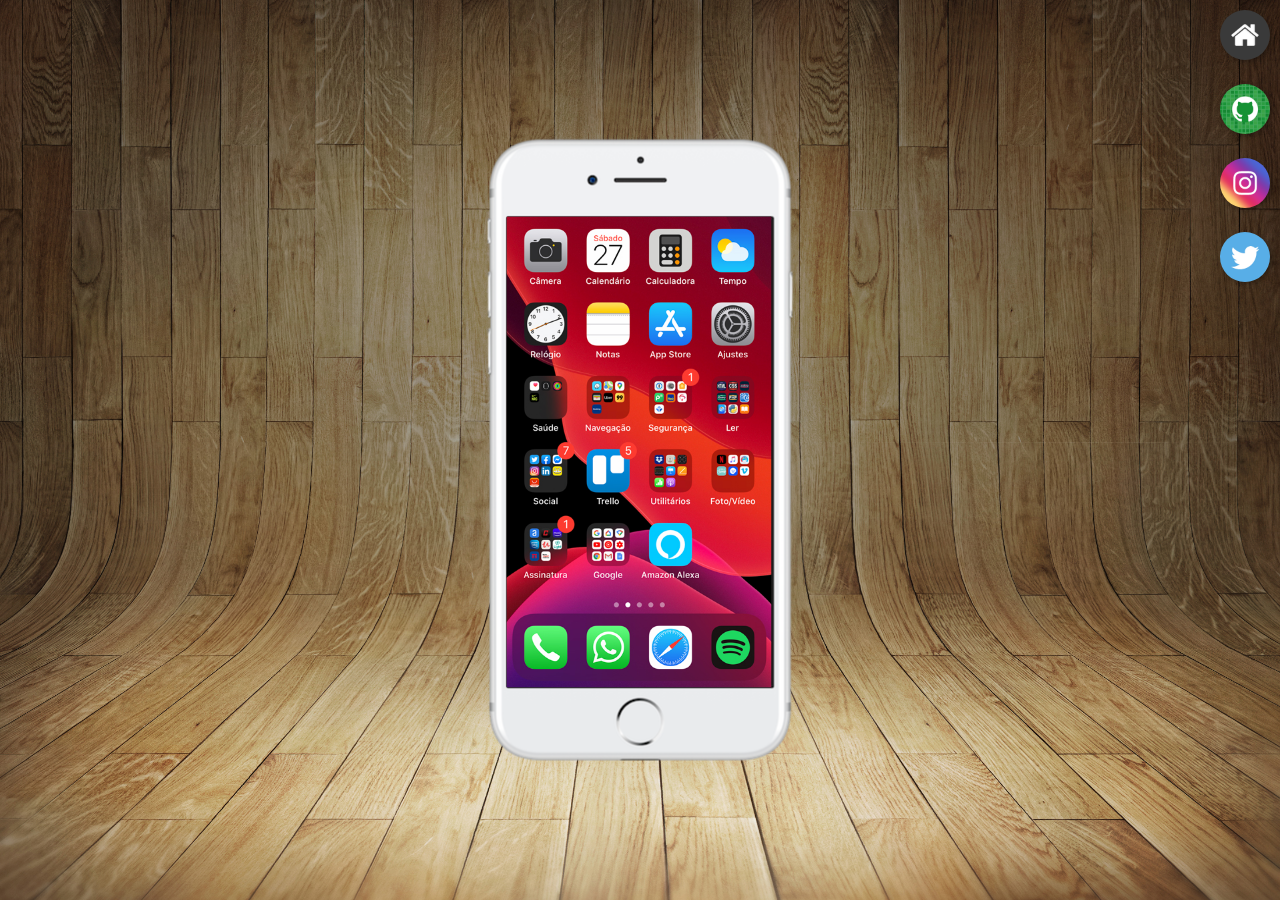
<file: index.html>
<!DOCTYPE html>
<html lang="pt-br">
<head>
    <meta charset="UTF-8">
    <meta name="viewport" content="width=device-width, initial-scale=1.0">
    <link rel="shortcut icon" href="favicon.ico" type="image/x-icon">
    <link rel="stylesheet" href="styles/style.css">
    <title>Projeto Redes Sociais</title>
</head>
<body>
    <main>
        <section id="telefone">
            <iframe src="home.html" frameborder="0" name="tela" id="tela-home">Seu navegador nao é compativel com isso.</iframe>
        </section>
        <section id="redes-sociais">
            <a href="home.html" target="tela"><img src="imagens/logo-home.jpg" alt="Logo-Home"></a><br>

            <a href="github.html" target="tela"><img src="imagens/logo-github.jpg" alt="logo-github"></a><br>

            <a href="instagram.html" target="tela"><img src="imagens/logo-instagram.jpg" alt="logo-instagram"></a><br>

            <a href="twitter.html" target="tela"><img src="imagens/logo-twitter.jpg" alt="logo-twitter"></a>
        </section>
    </main>
</body>
</html>
</file>
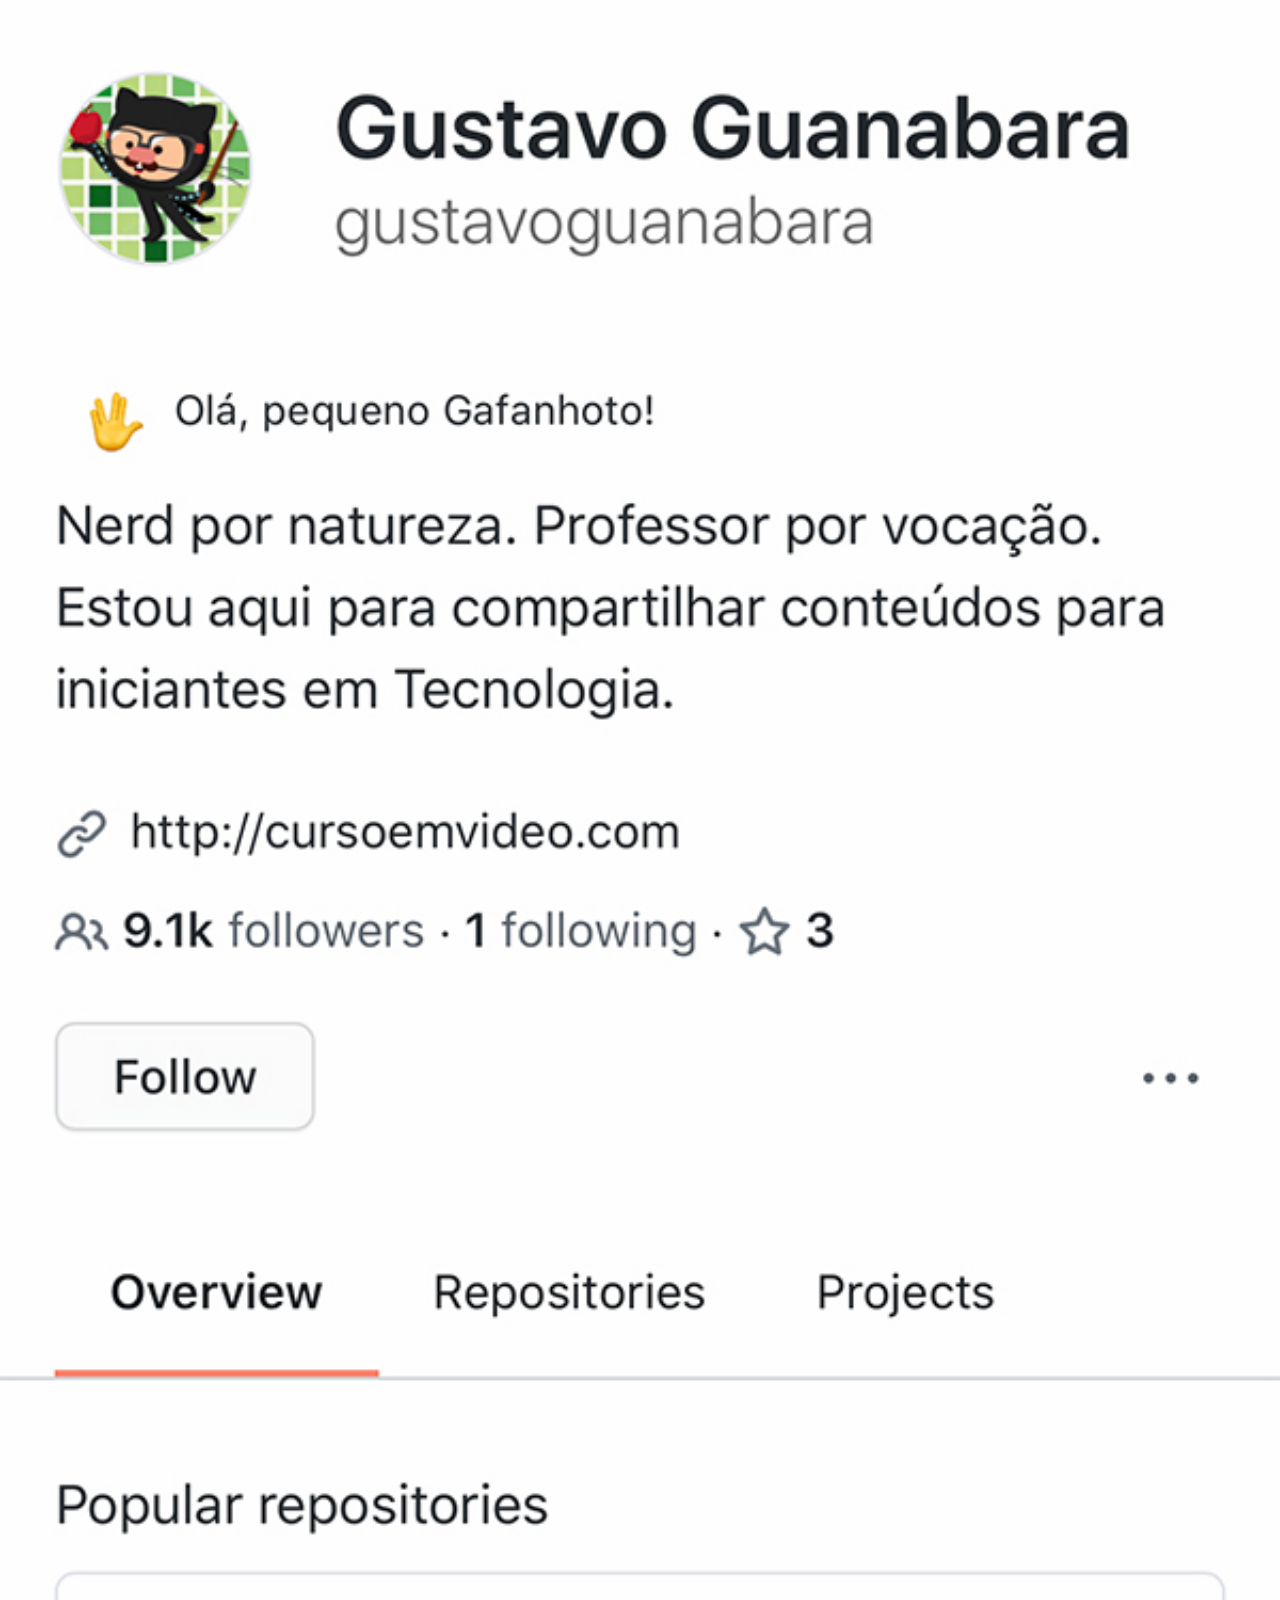
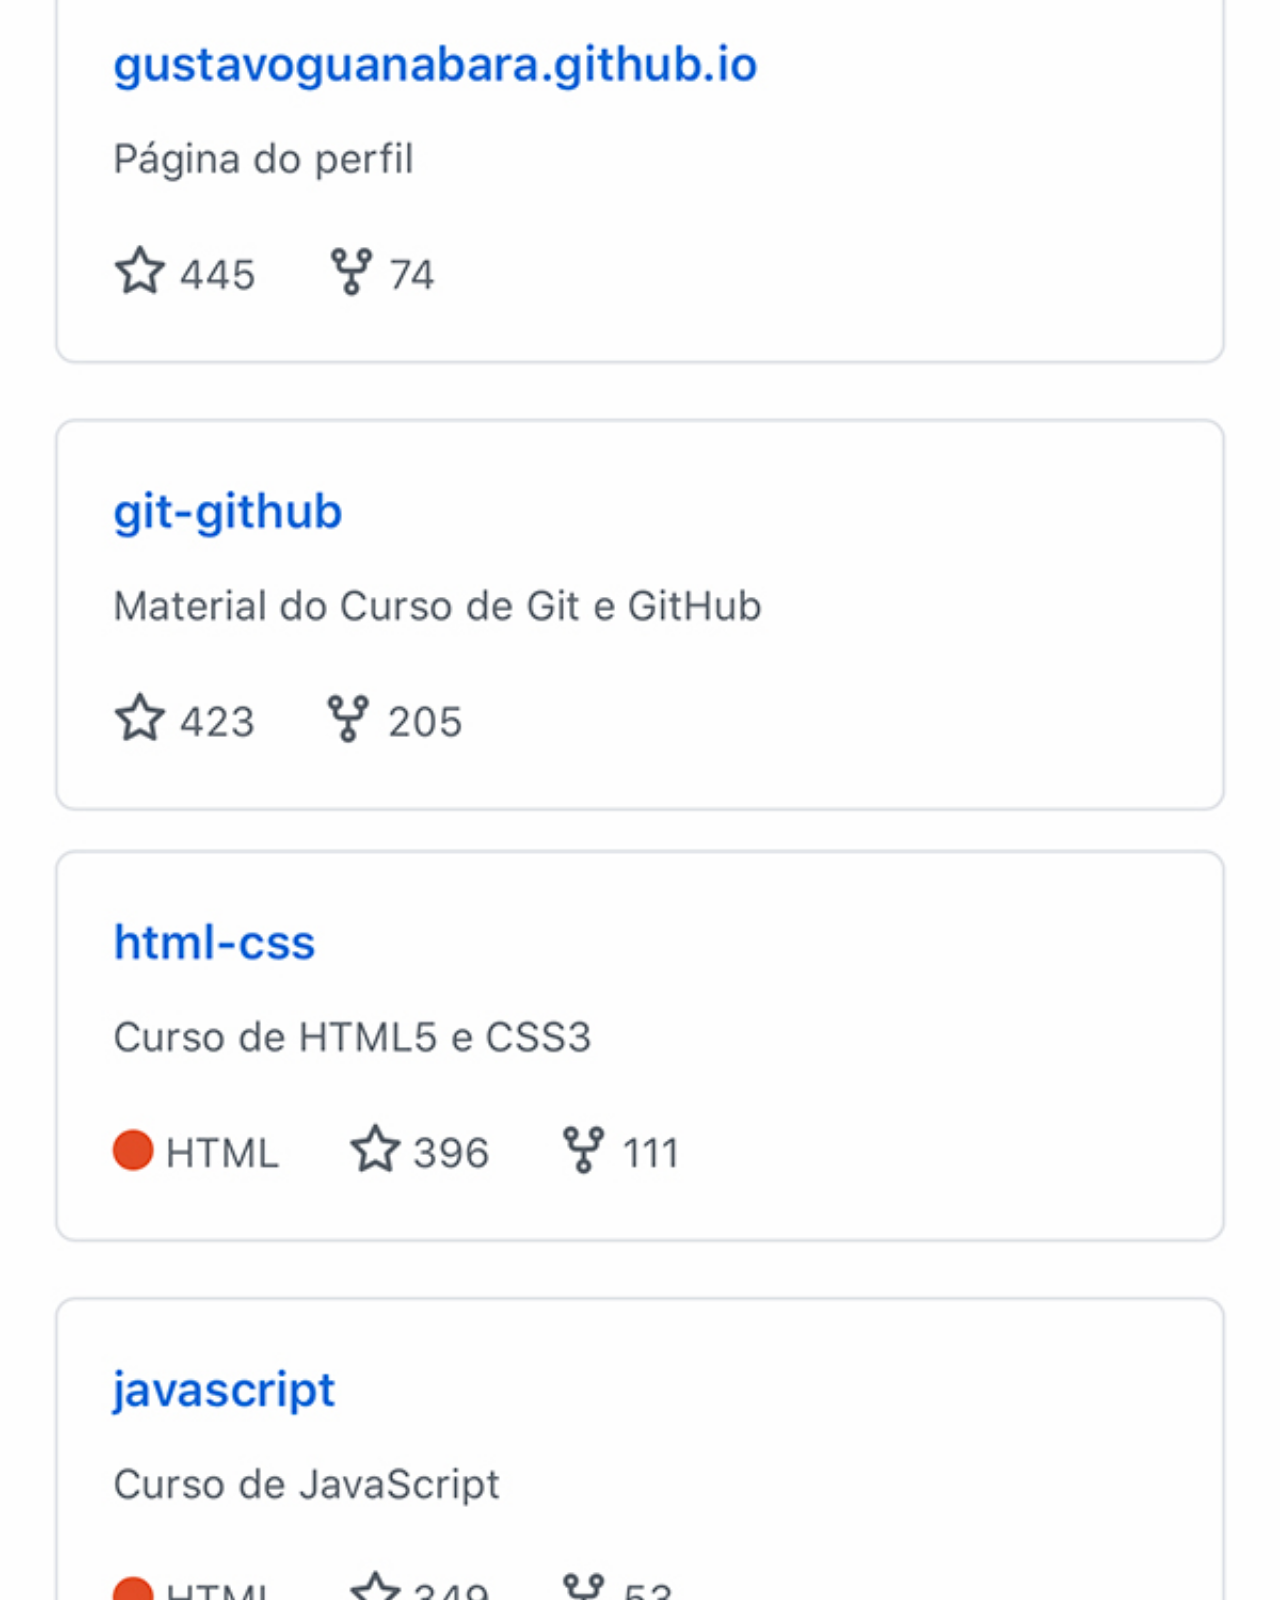
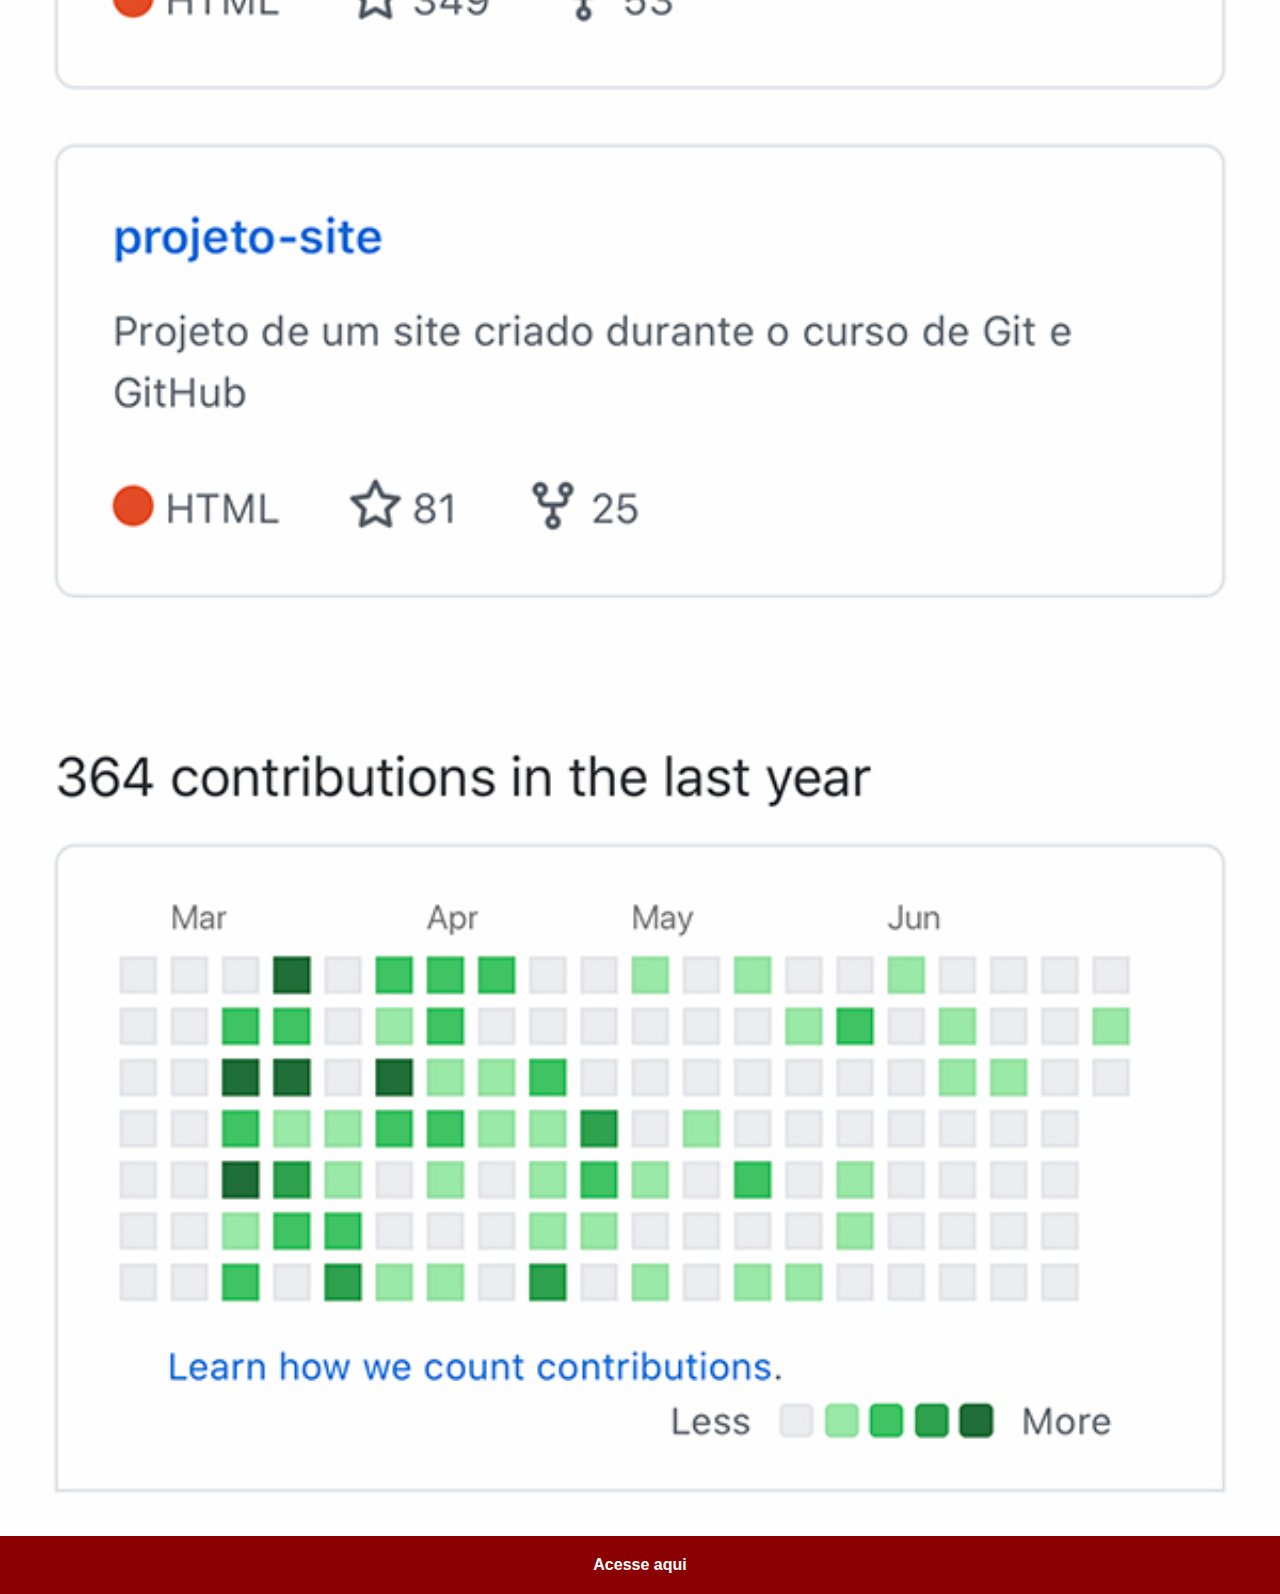
<file: github.html>
<!DOCTYPE html>
<html lang="pt-br">
<head>
    <meta charset="UTF-8">
    <meta name="viewport" content="width=device-width, initial-scale=1.0">
    <title>Youtube</title>
    <link rel="stylesheet" href="styles/social.css">
</head>
<body>
    <img src="imagens/tela-github.jpg" alt="Tela do Github"><a href="https://www.youtube.com/user/cursoemvideo" target="_blank">Acesse aqui</a>
</body>
</html>
</file>
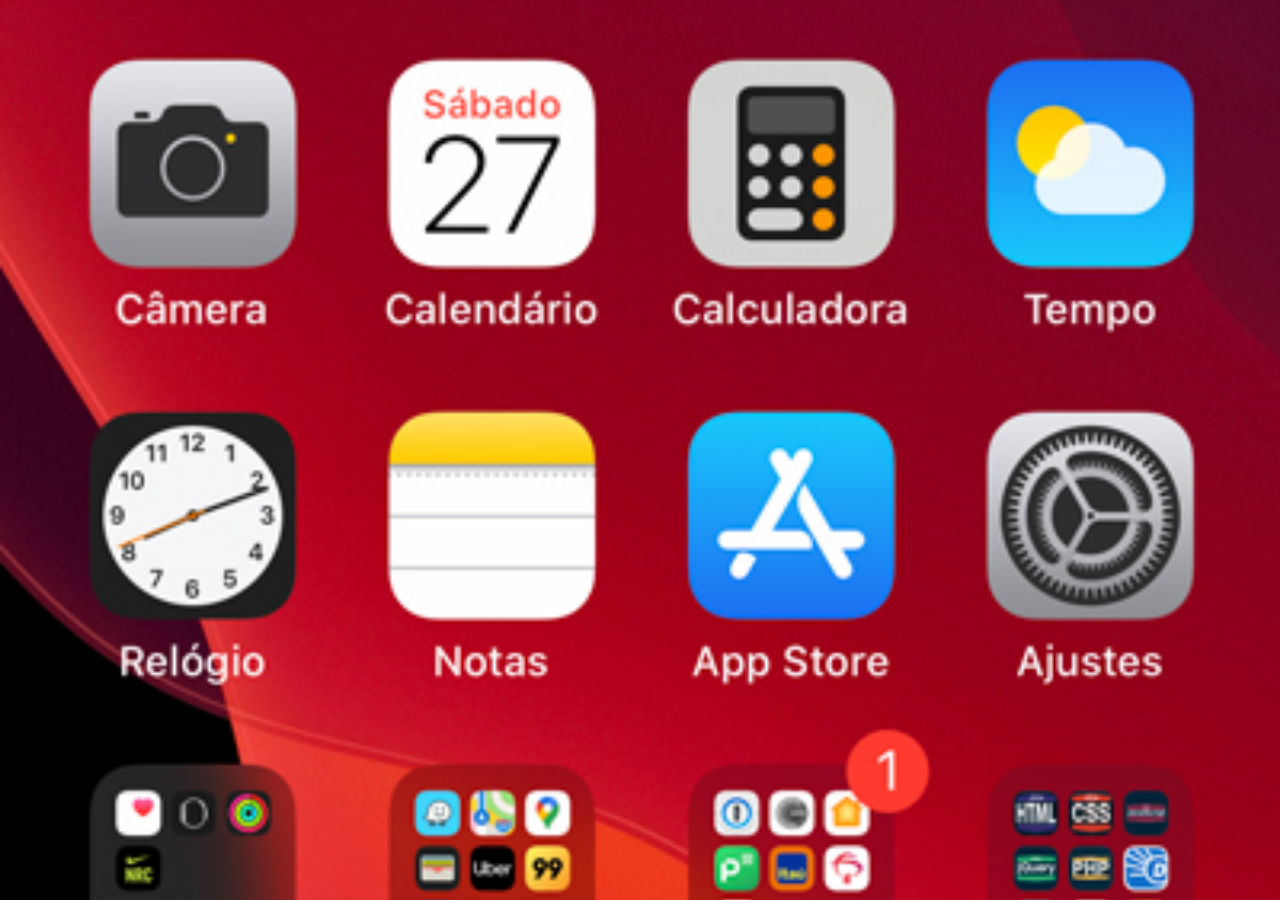
<file: home.html>
<!DOCTYPE html>
<html lang="pt-br">
<head>
    <meta charset="UTF-8">
    <meta name="viewport" content="width=device-width, initial-scale=1.0">
    <title>Home</title>
</head>
<style>
    * {
        margin: 0;
        padding: 0;
    }

    body {
        width: 100vw;
        height: 100vh;
        background: black url(imagens/tela-home.jpg) no-repeat top center;
        background-size: cover;
    }
</style>
<body>
    
</body>
</html>
</file>
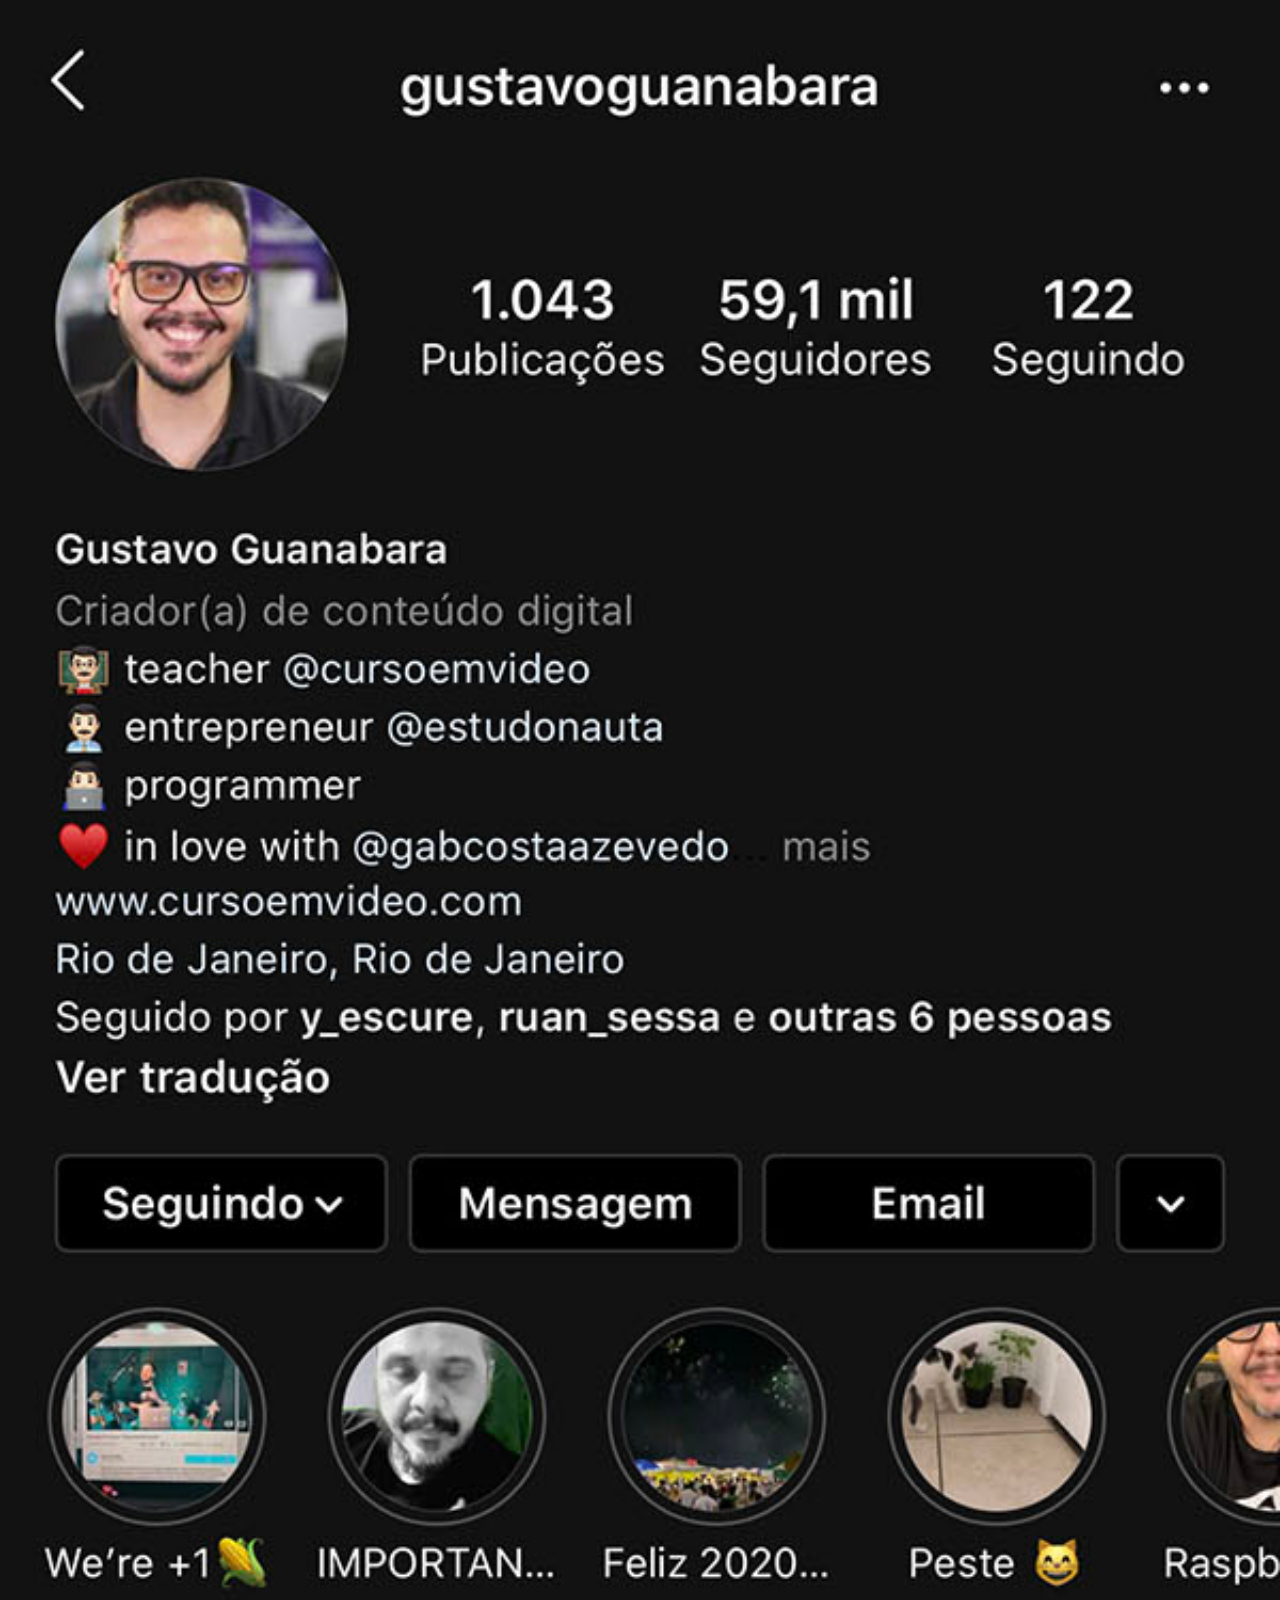
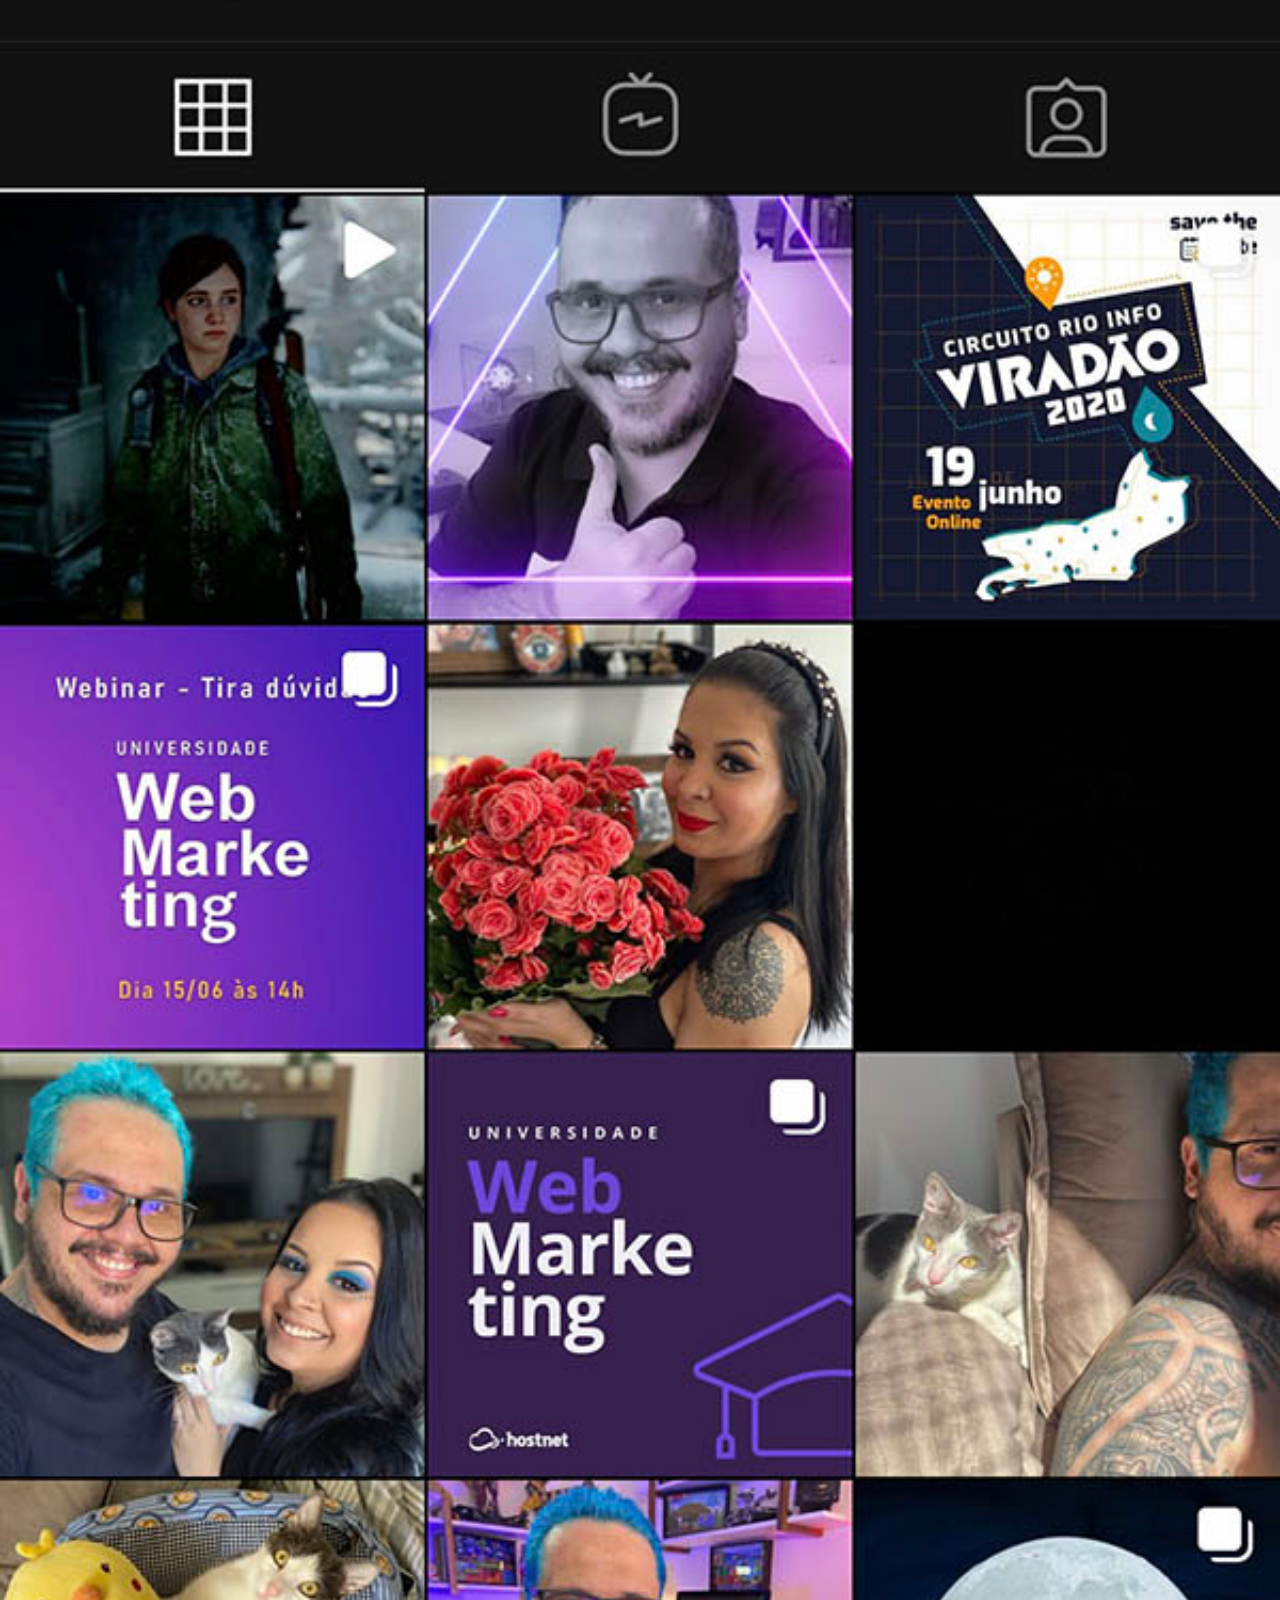
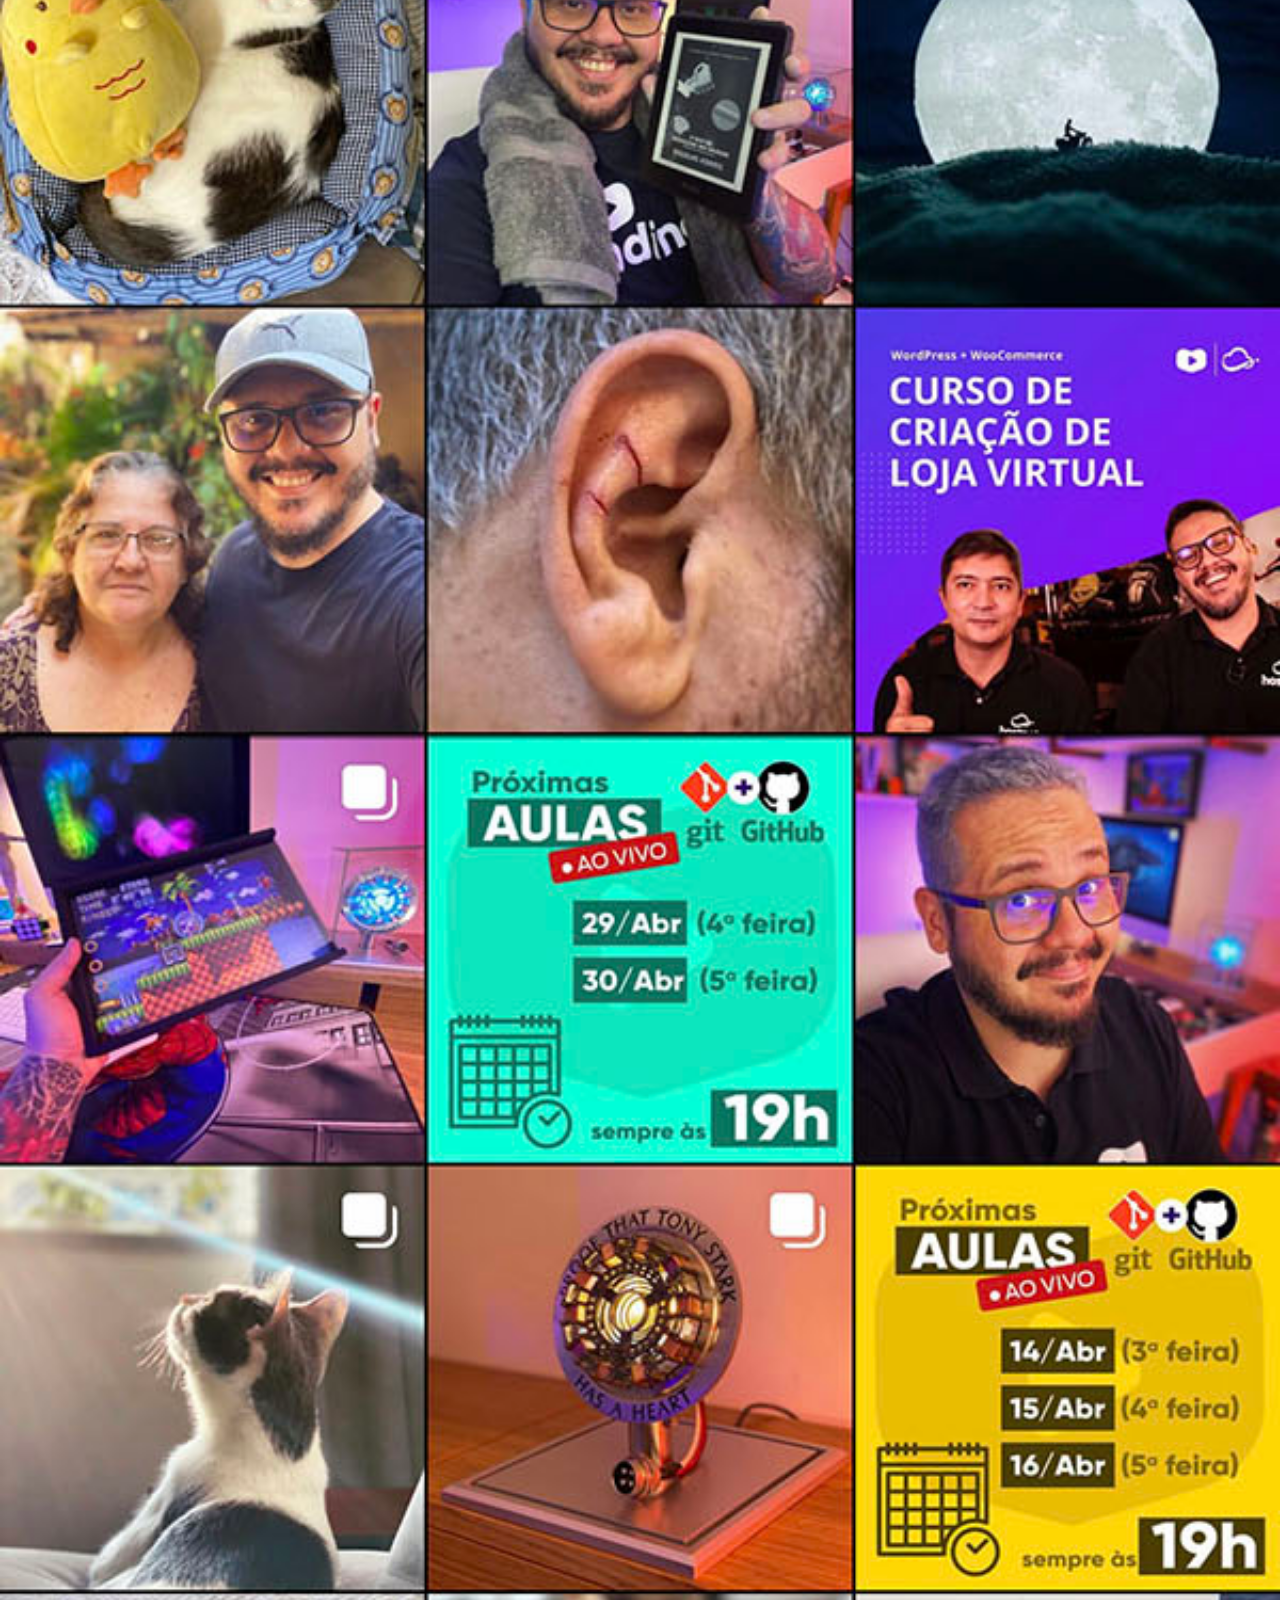
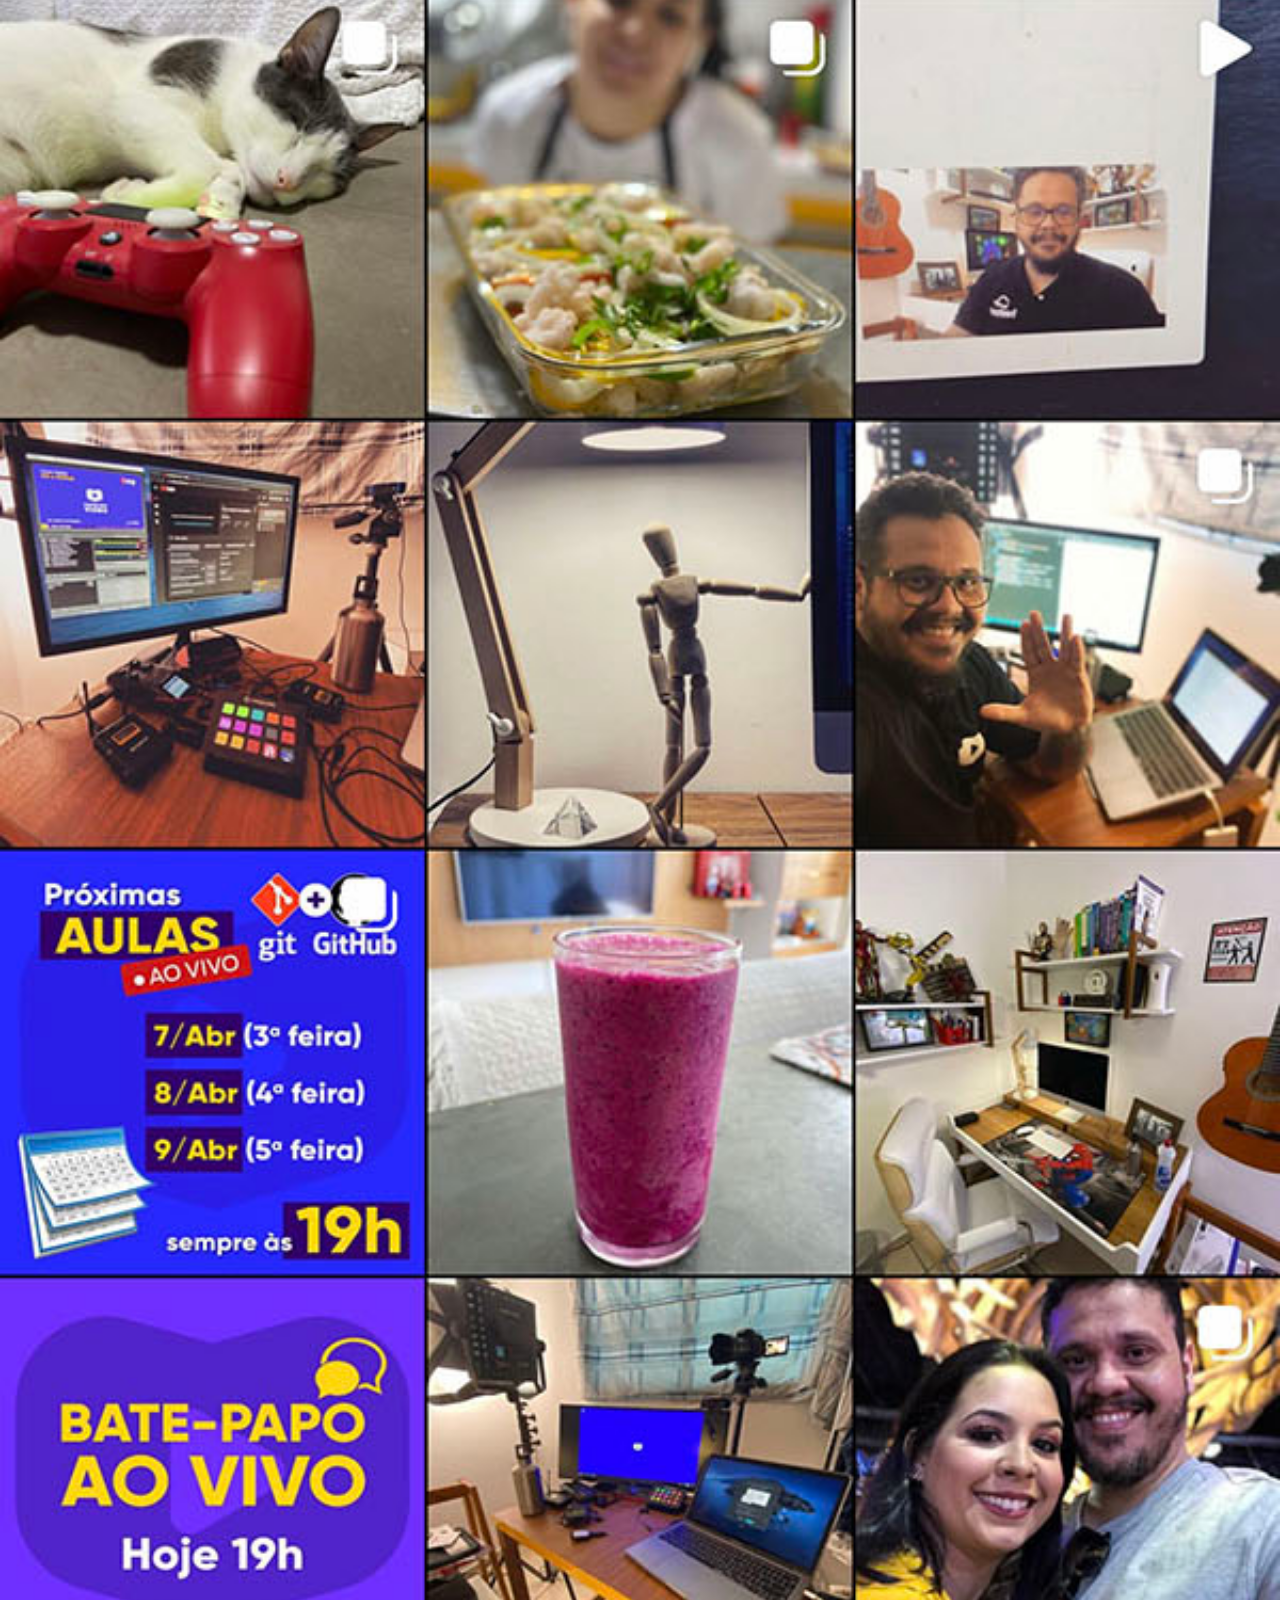
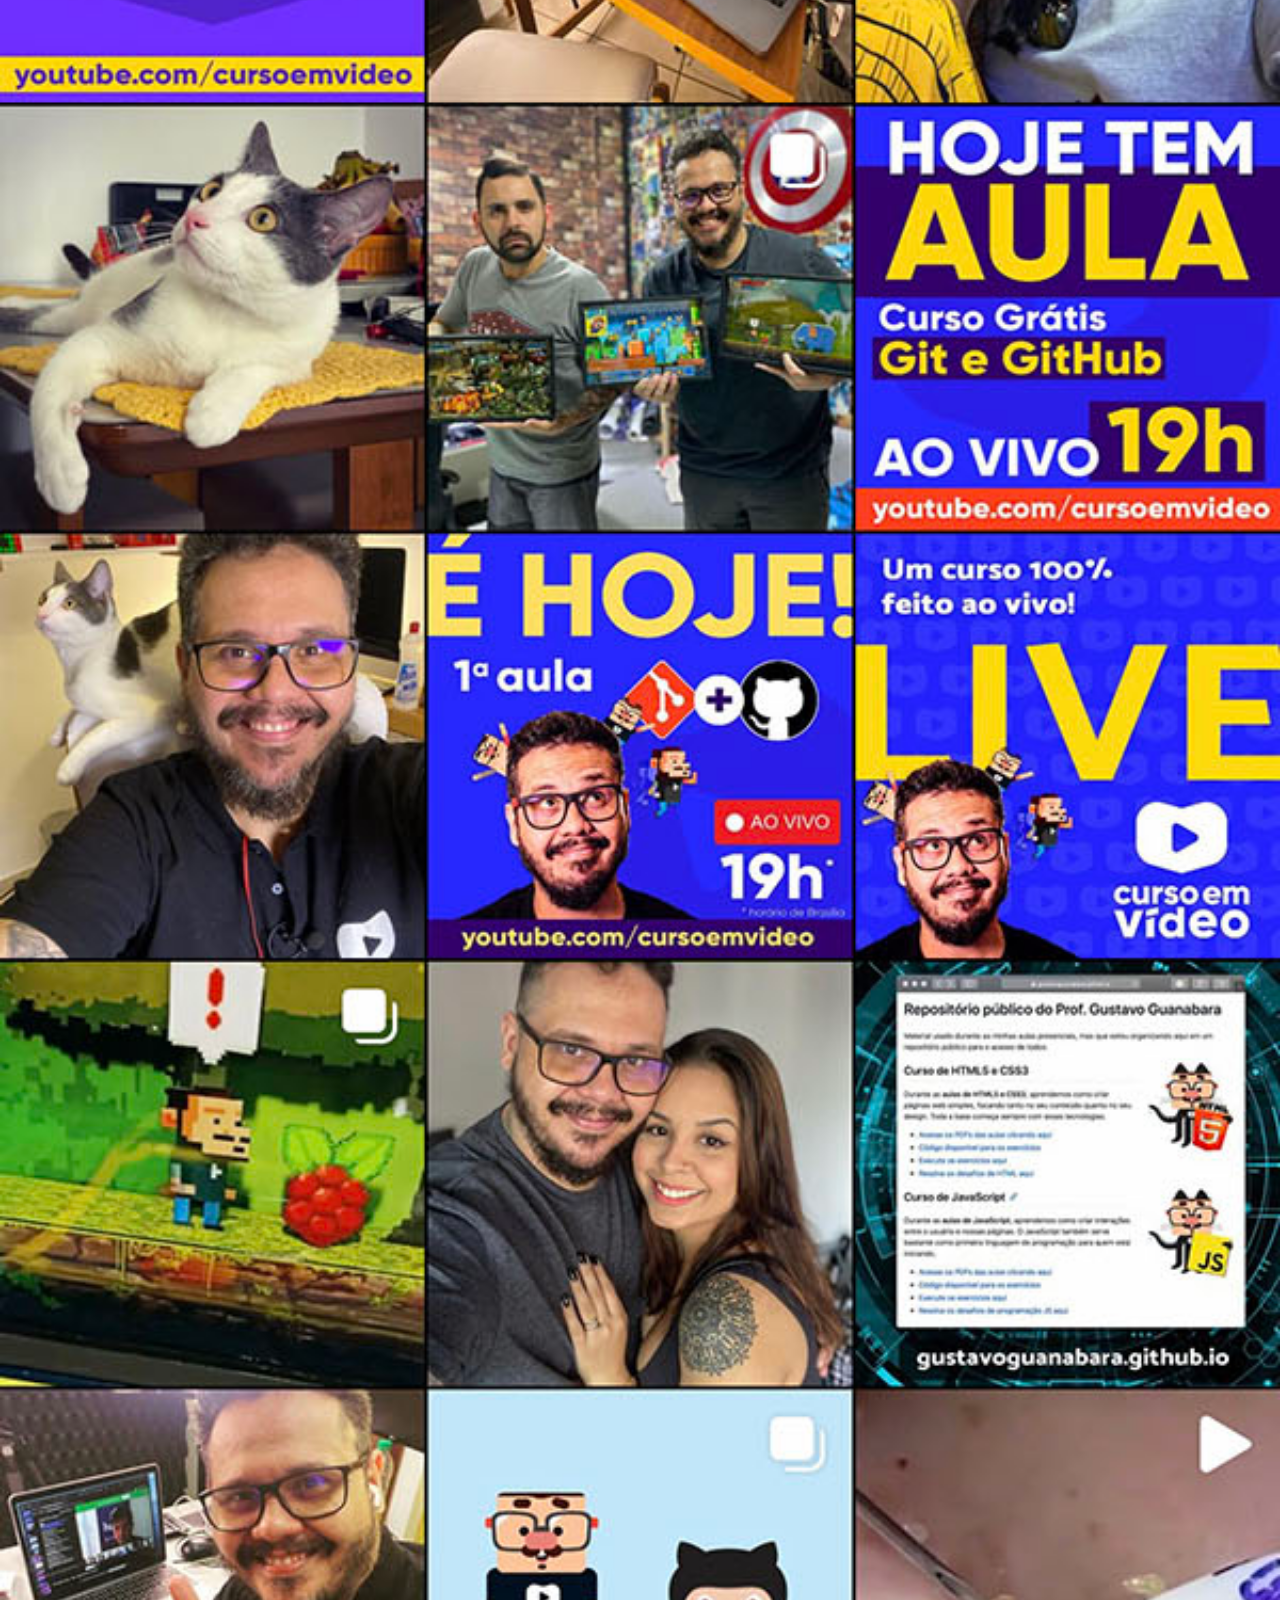
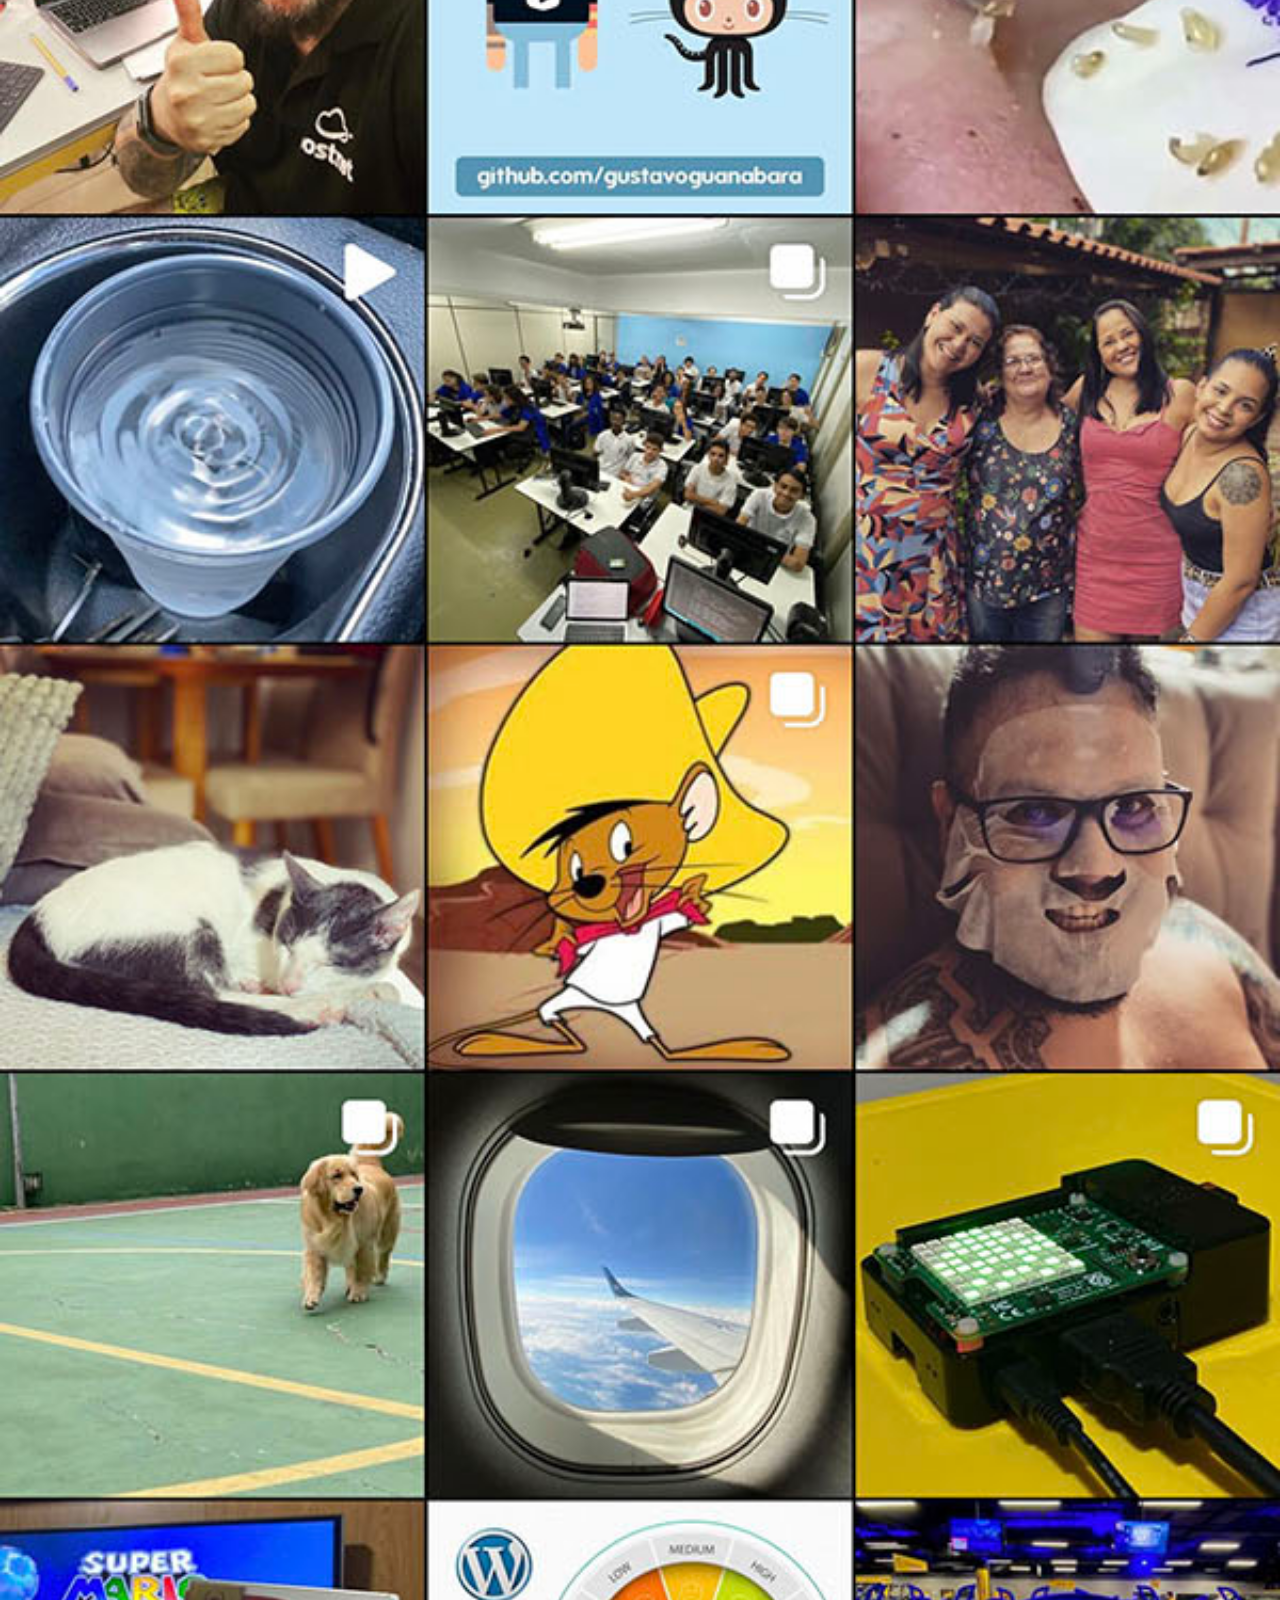
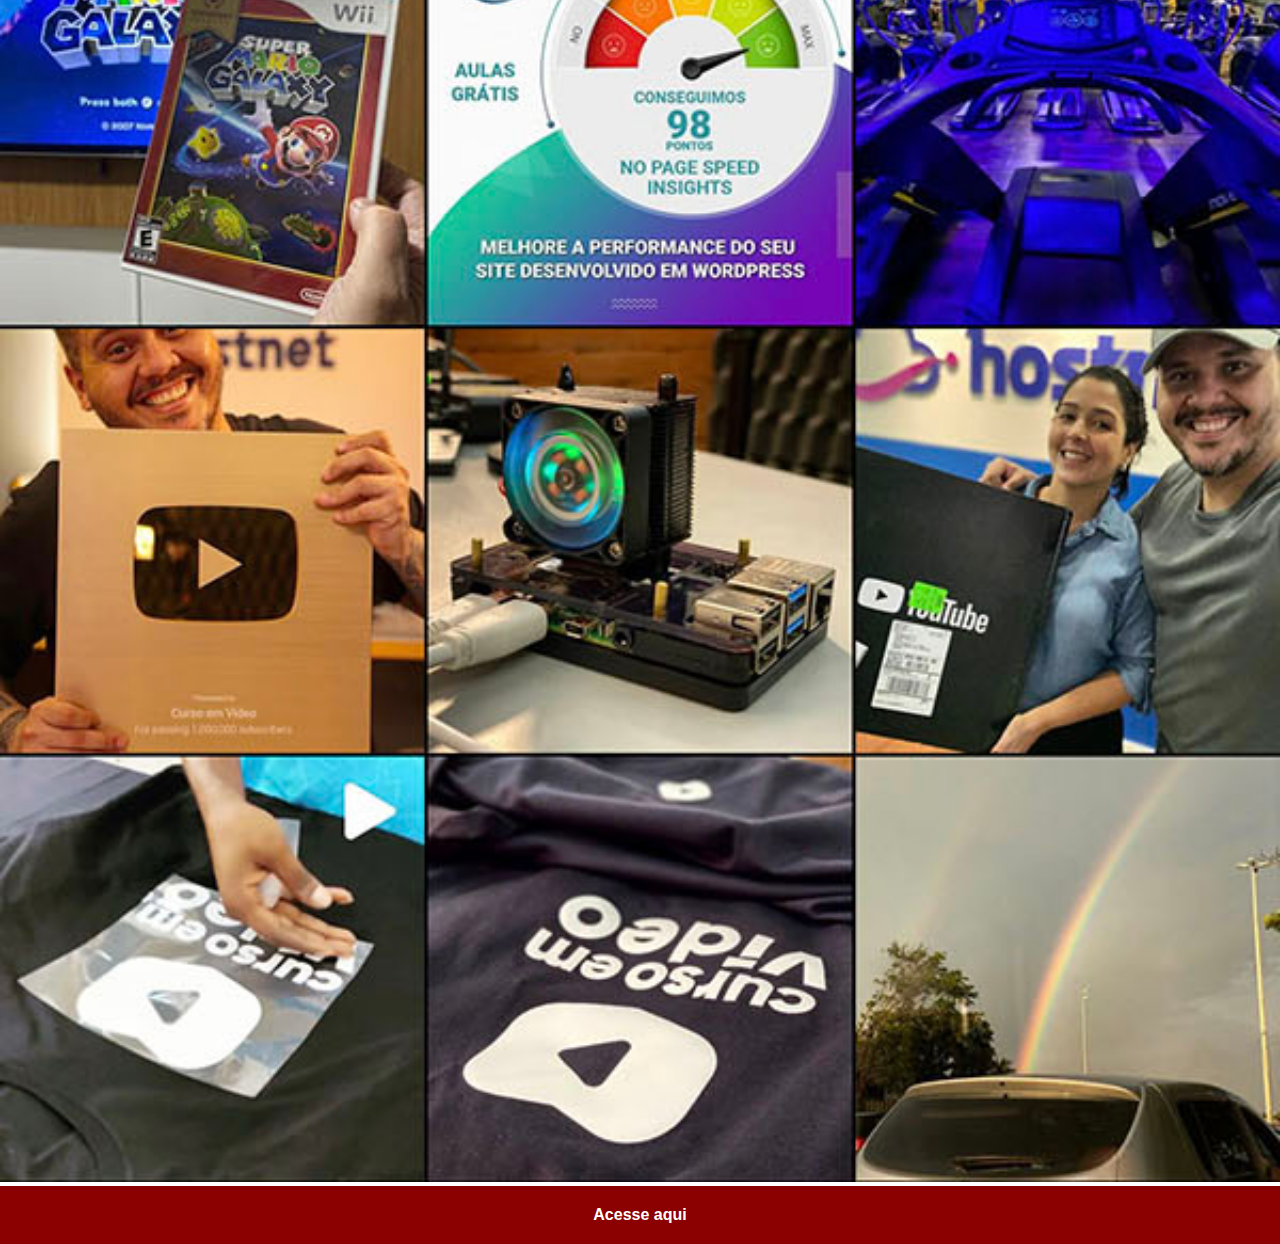
<file: instagram.html>
<!DOCTYPE html>
<html lang="pt-br">
<head>
    <meta charset="UTF-8">
    <meta name="viewport" content="width=device-width, initial-scale=1.0">
    <title>instagram</title>
    <link rel="stylesheet" href="styles/social.css">
</head>
<body>
    <img src="imagens/tela-instagram.jpg" alt="tela-instagram"><a href="instragram.com">Acesse aqui</a>
</body>
</html>
</file>
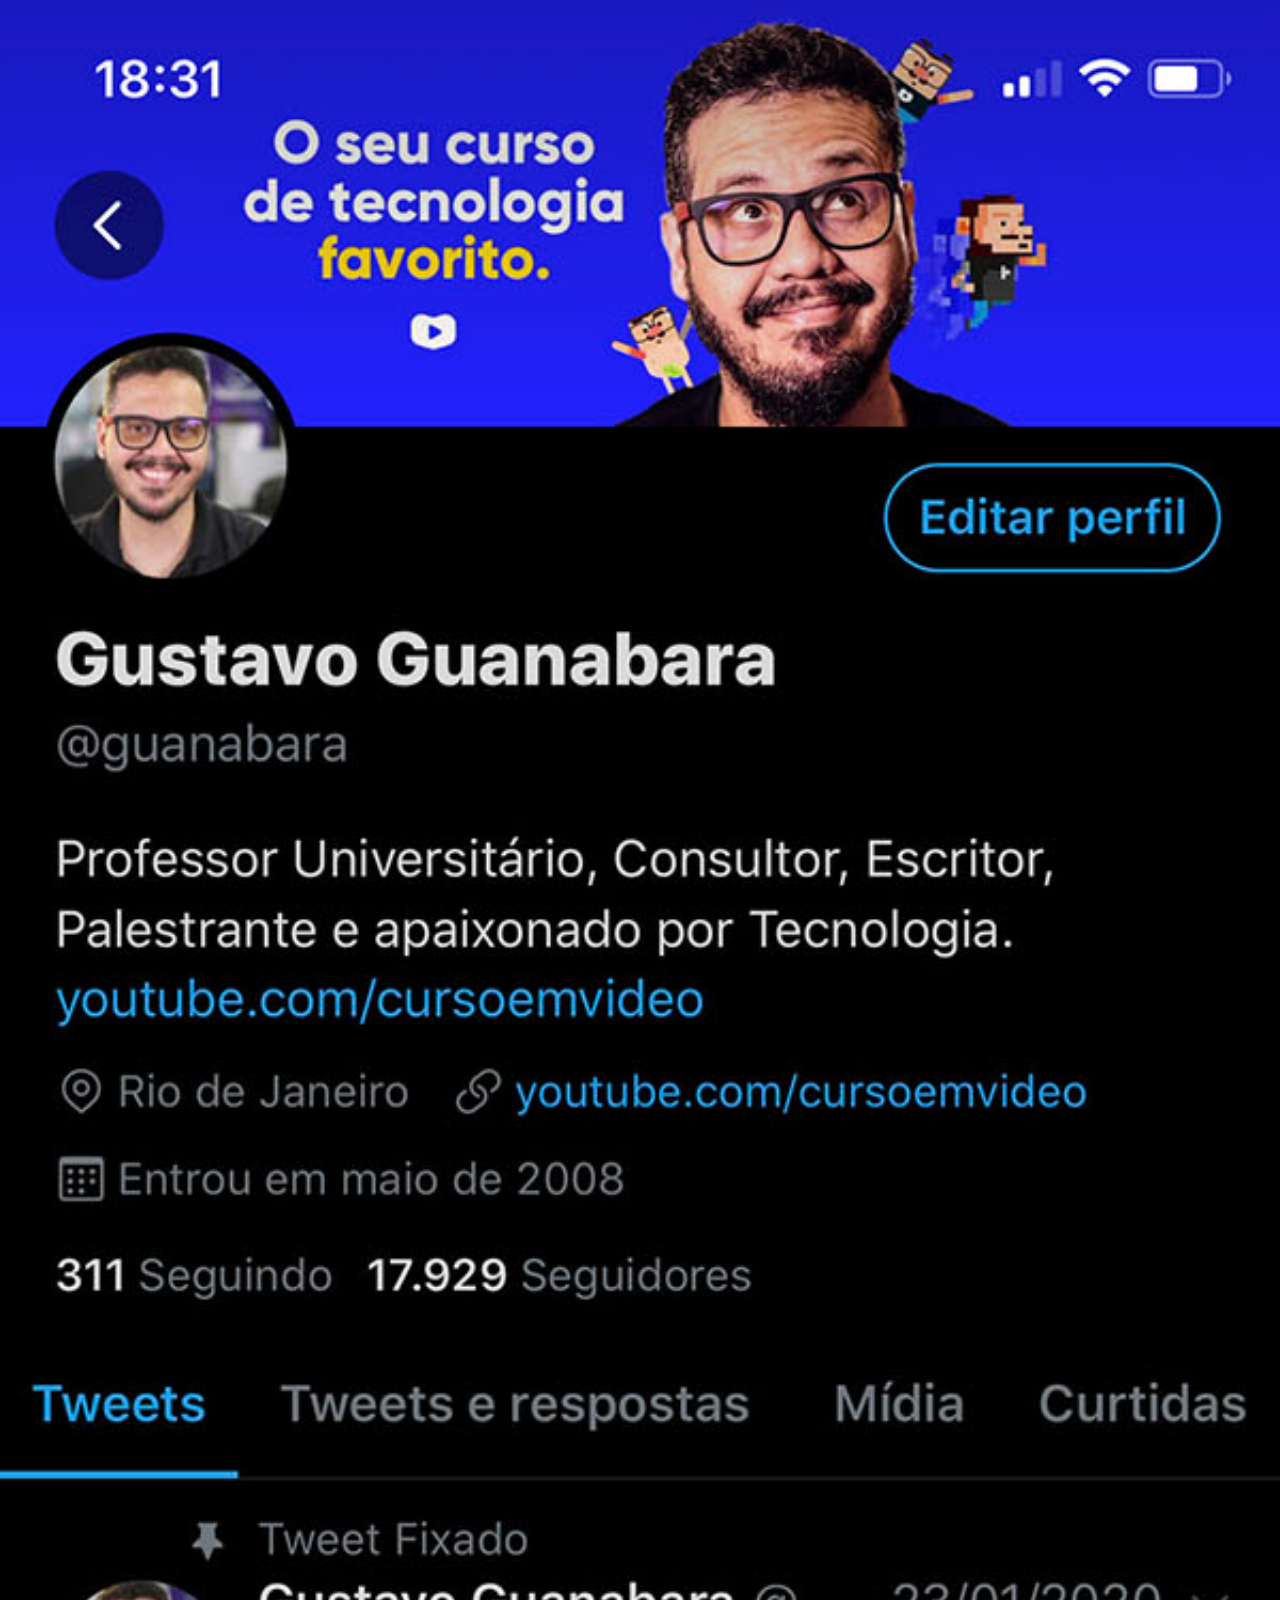
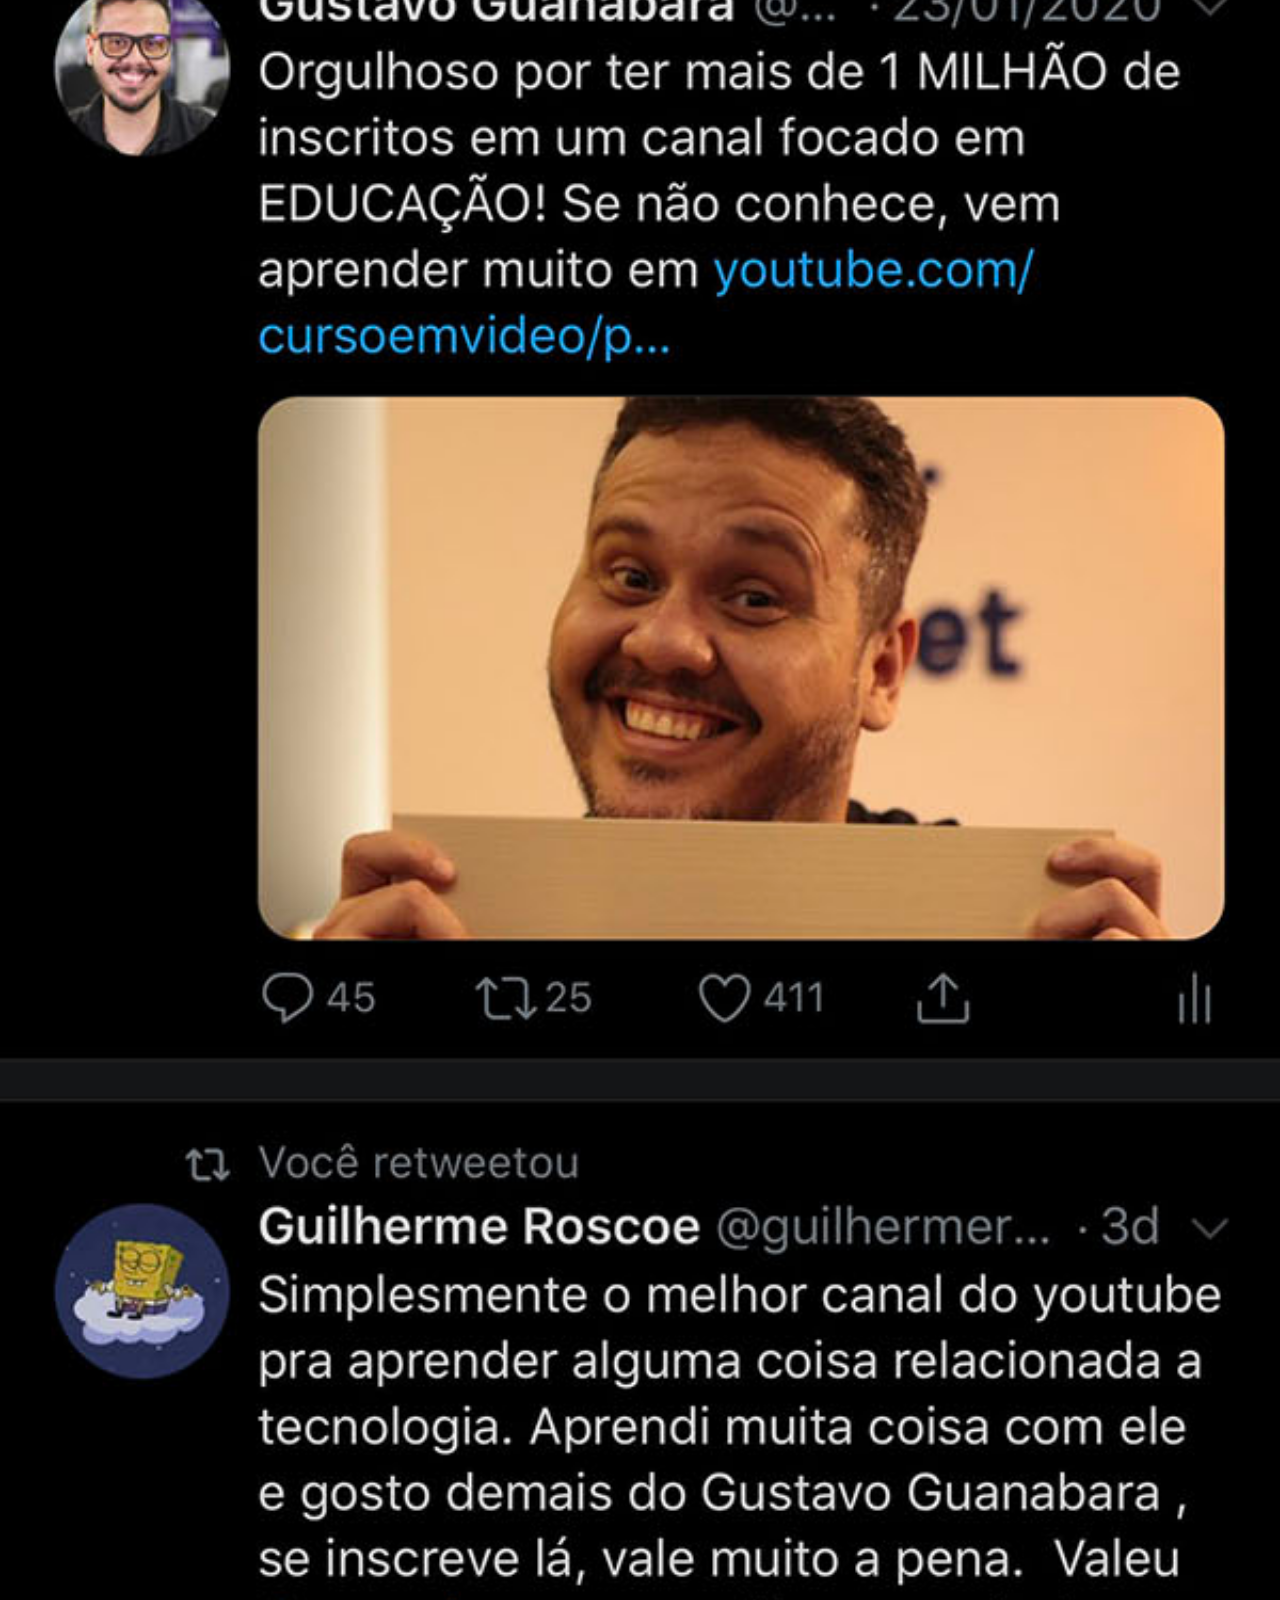
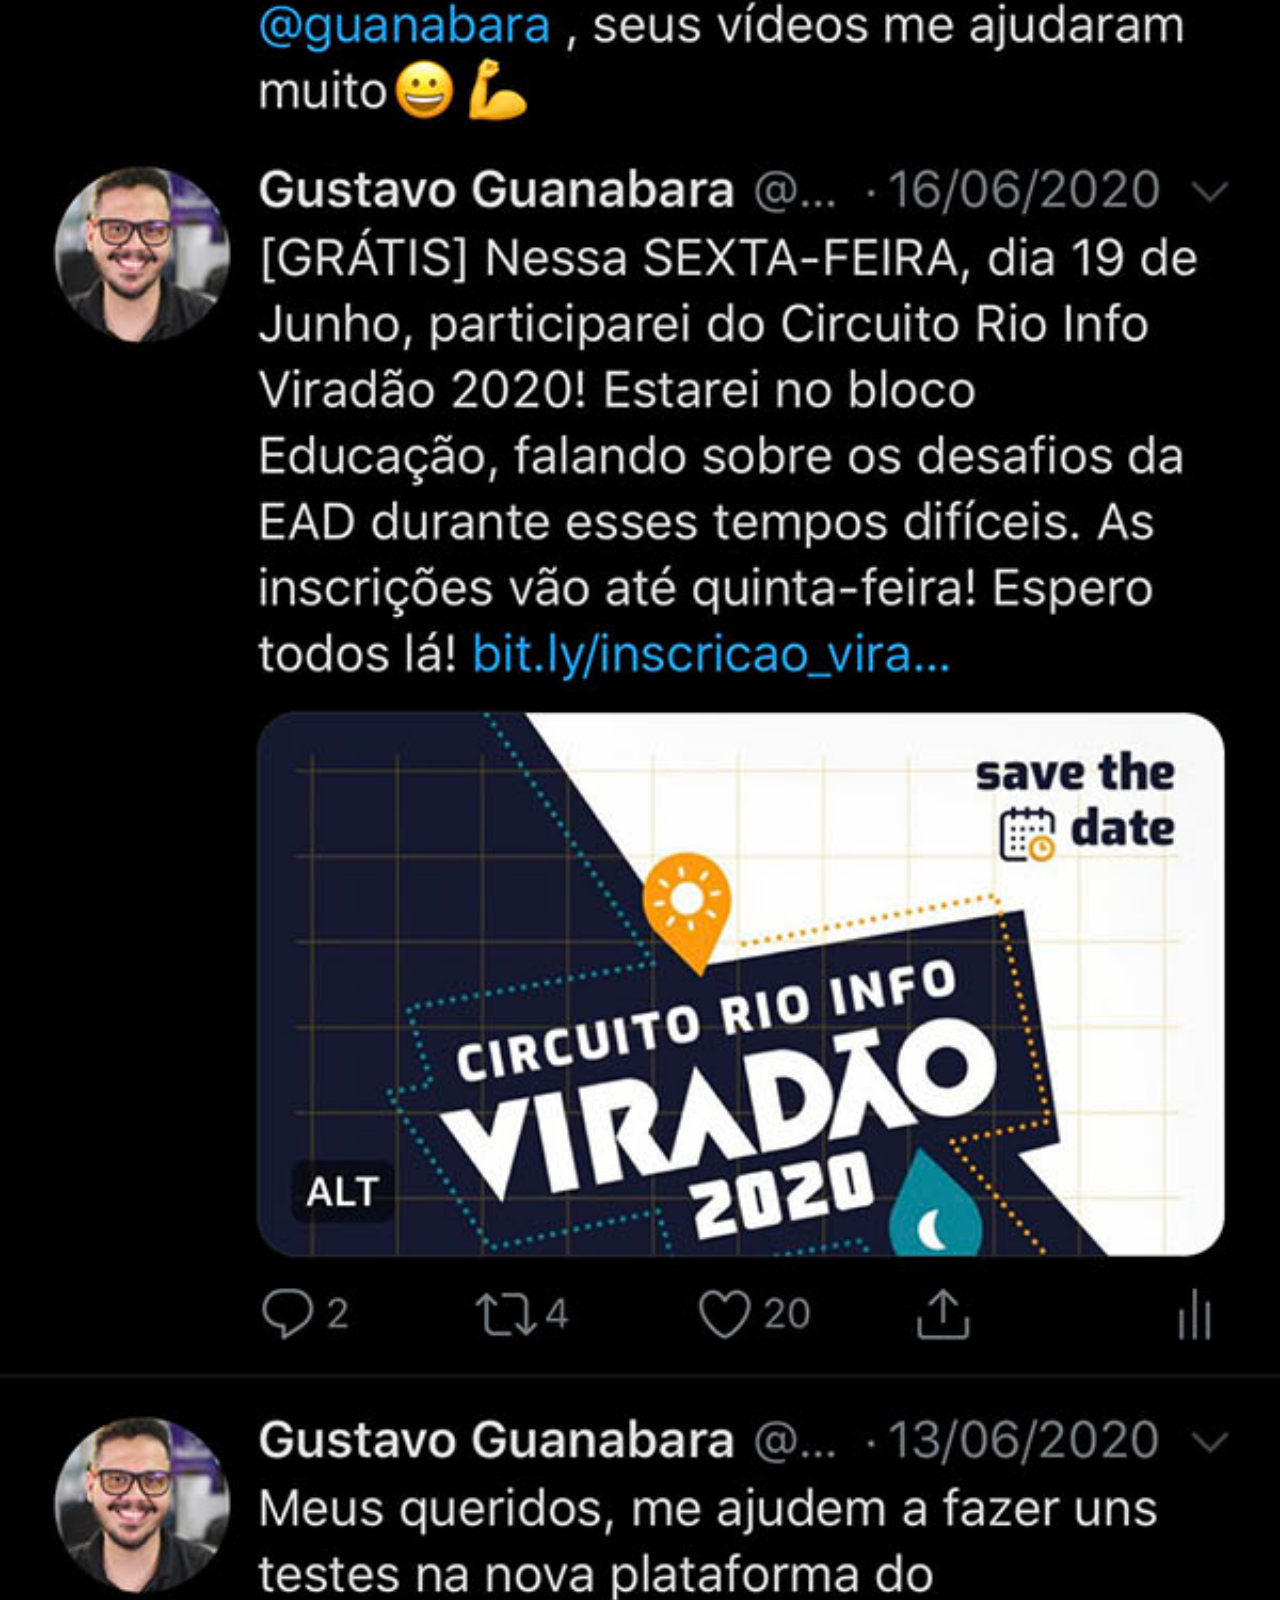
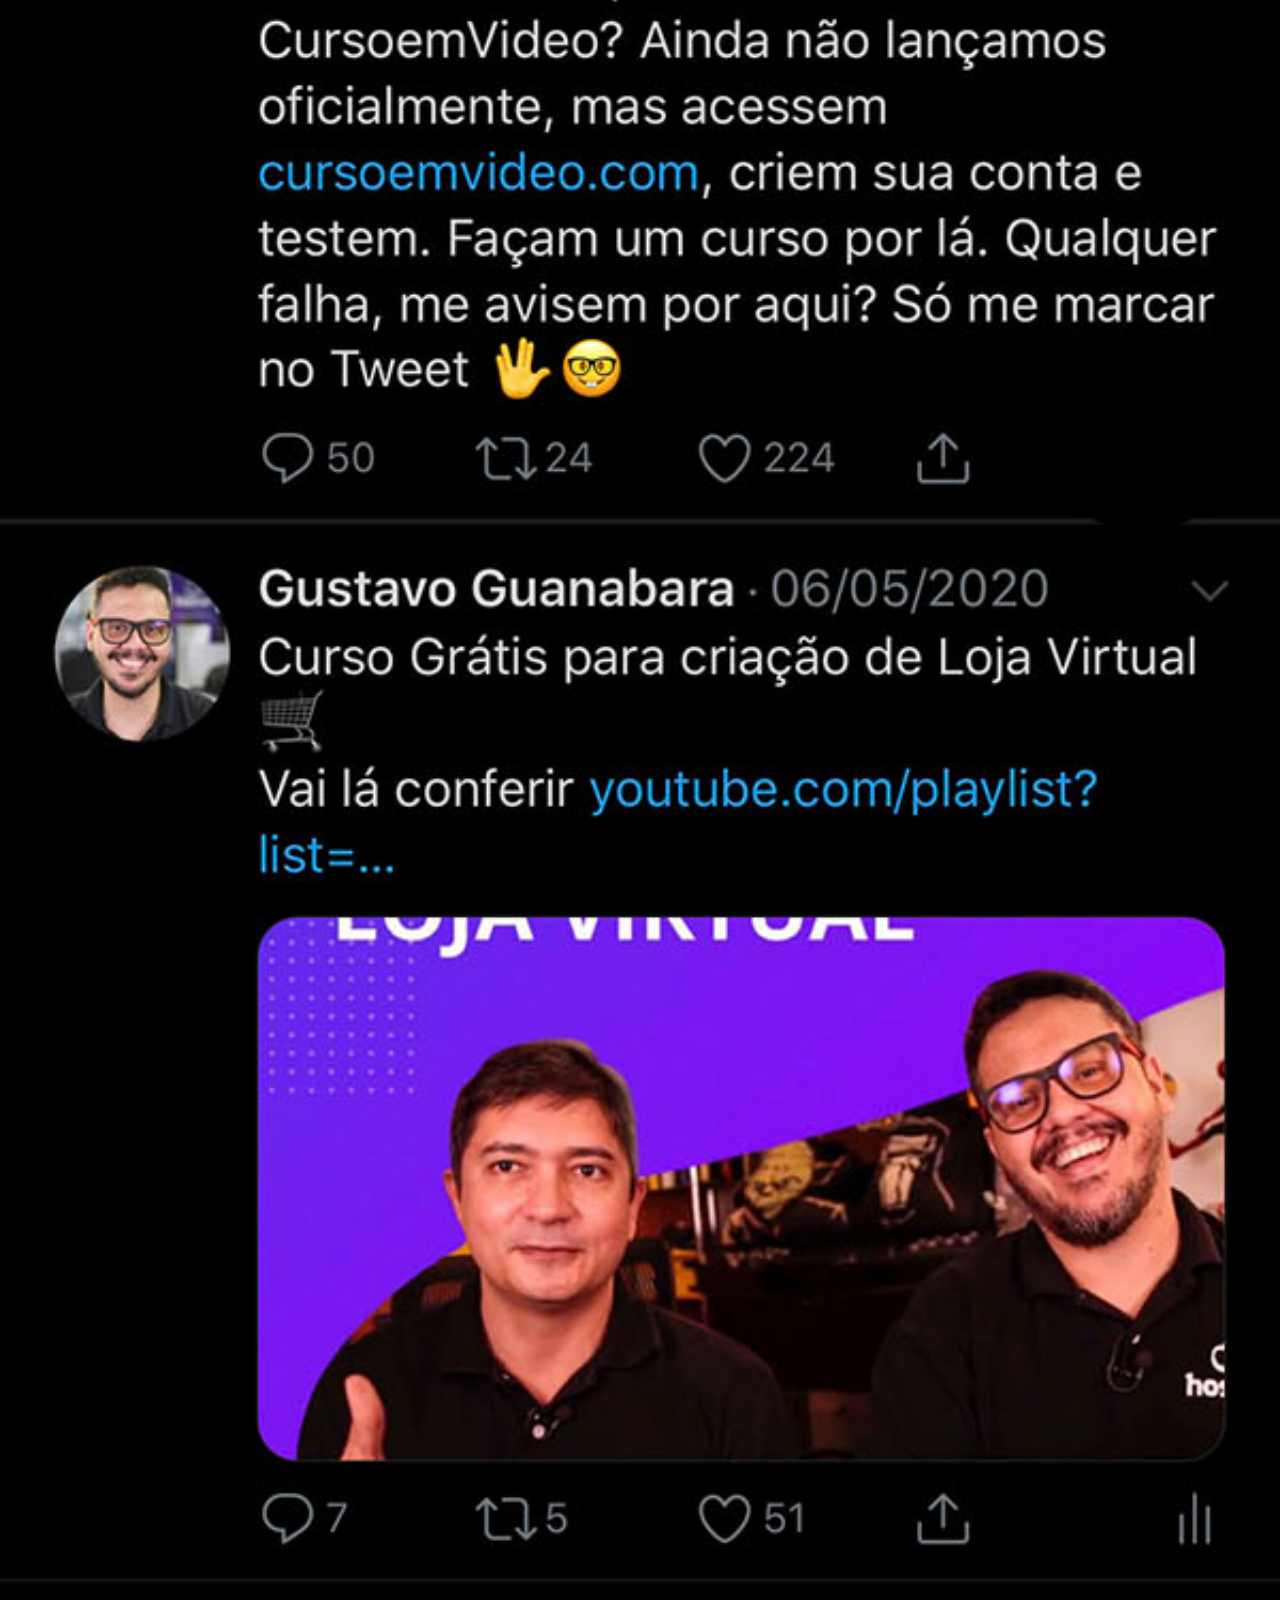
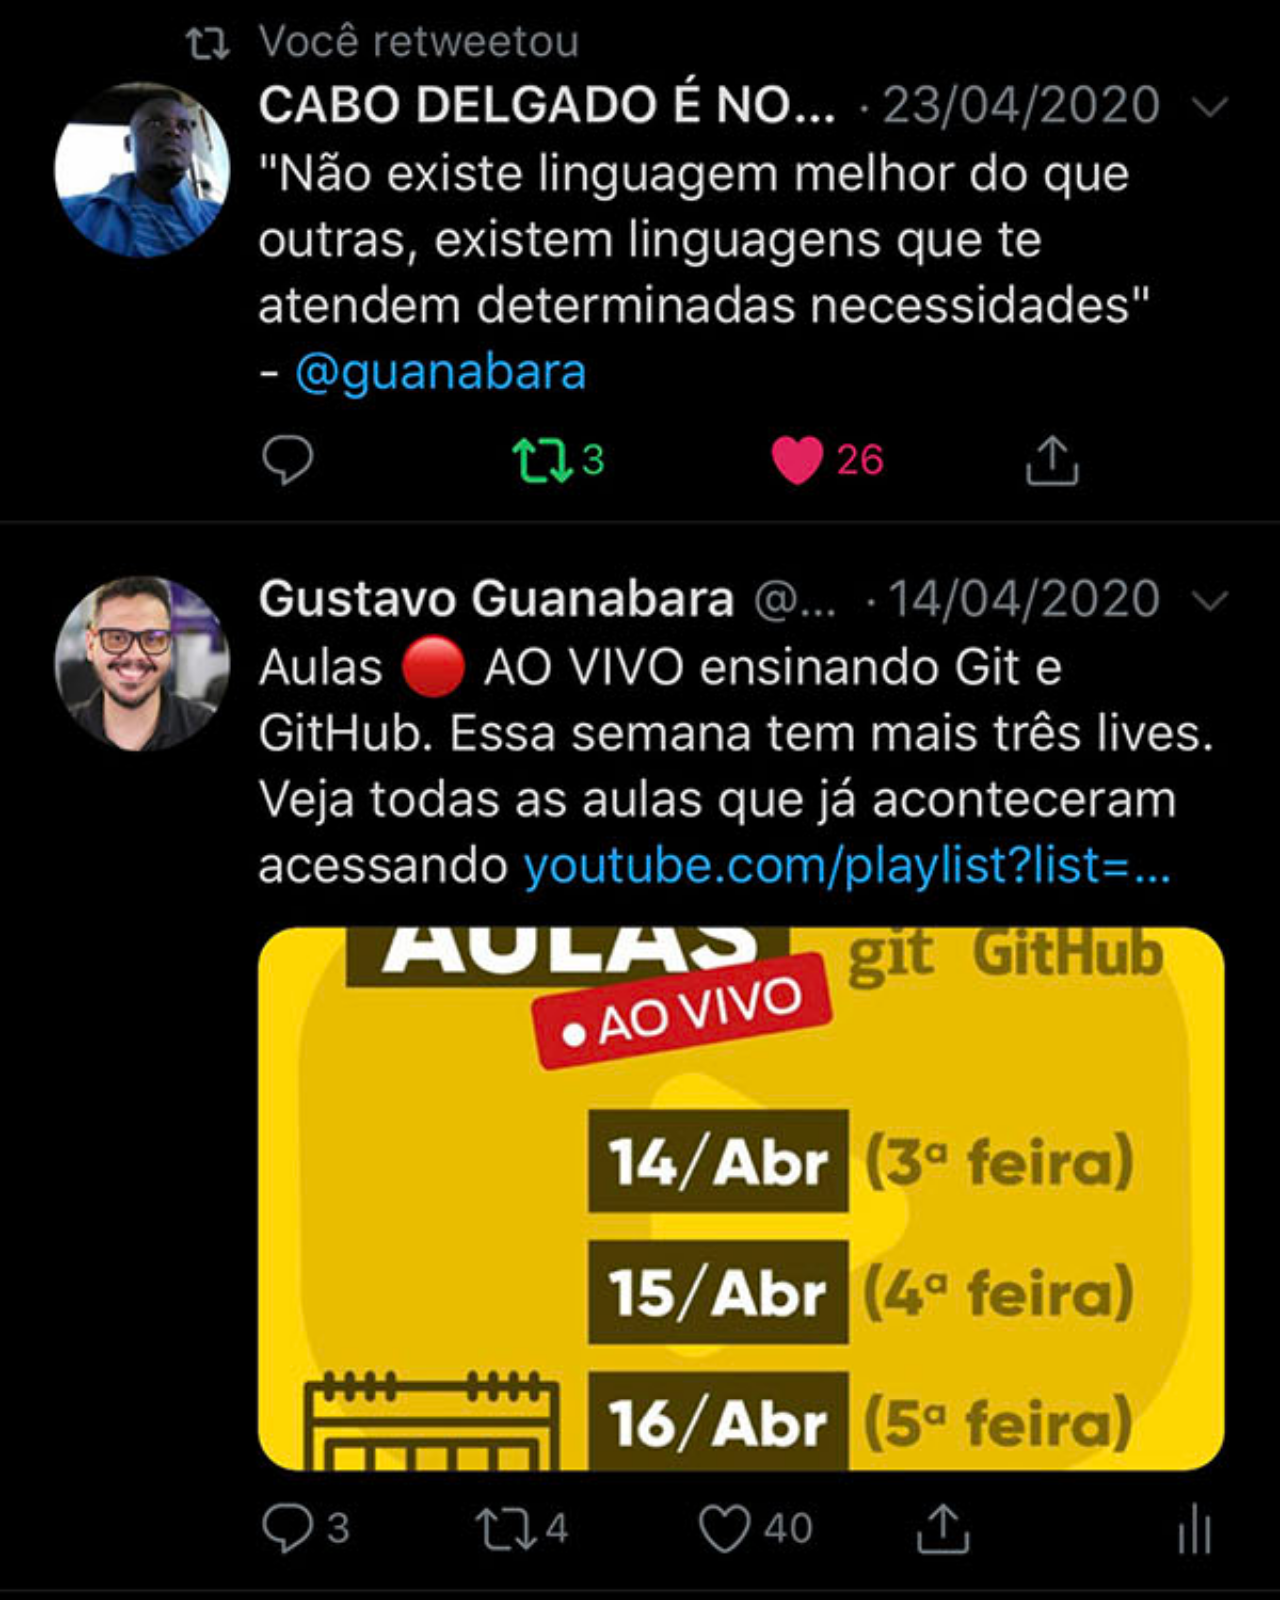
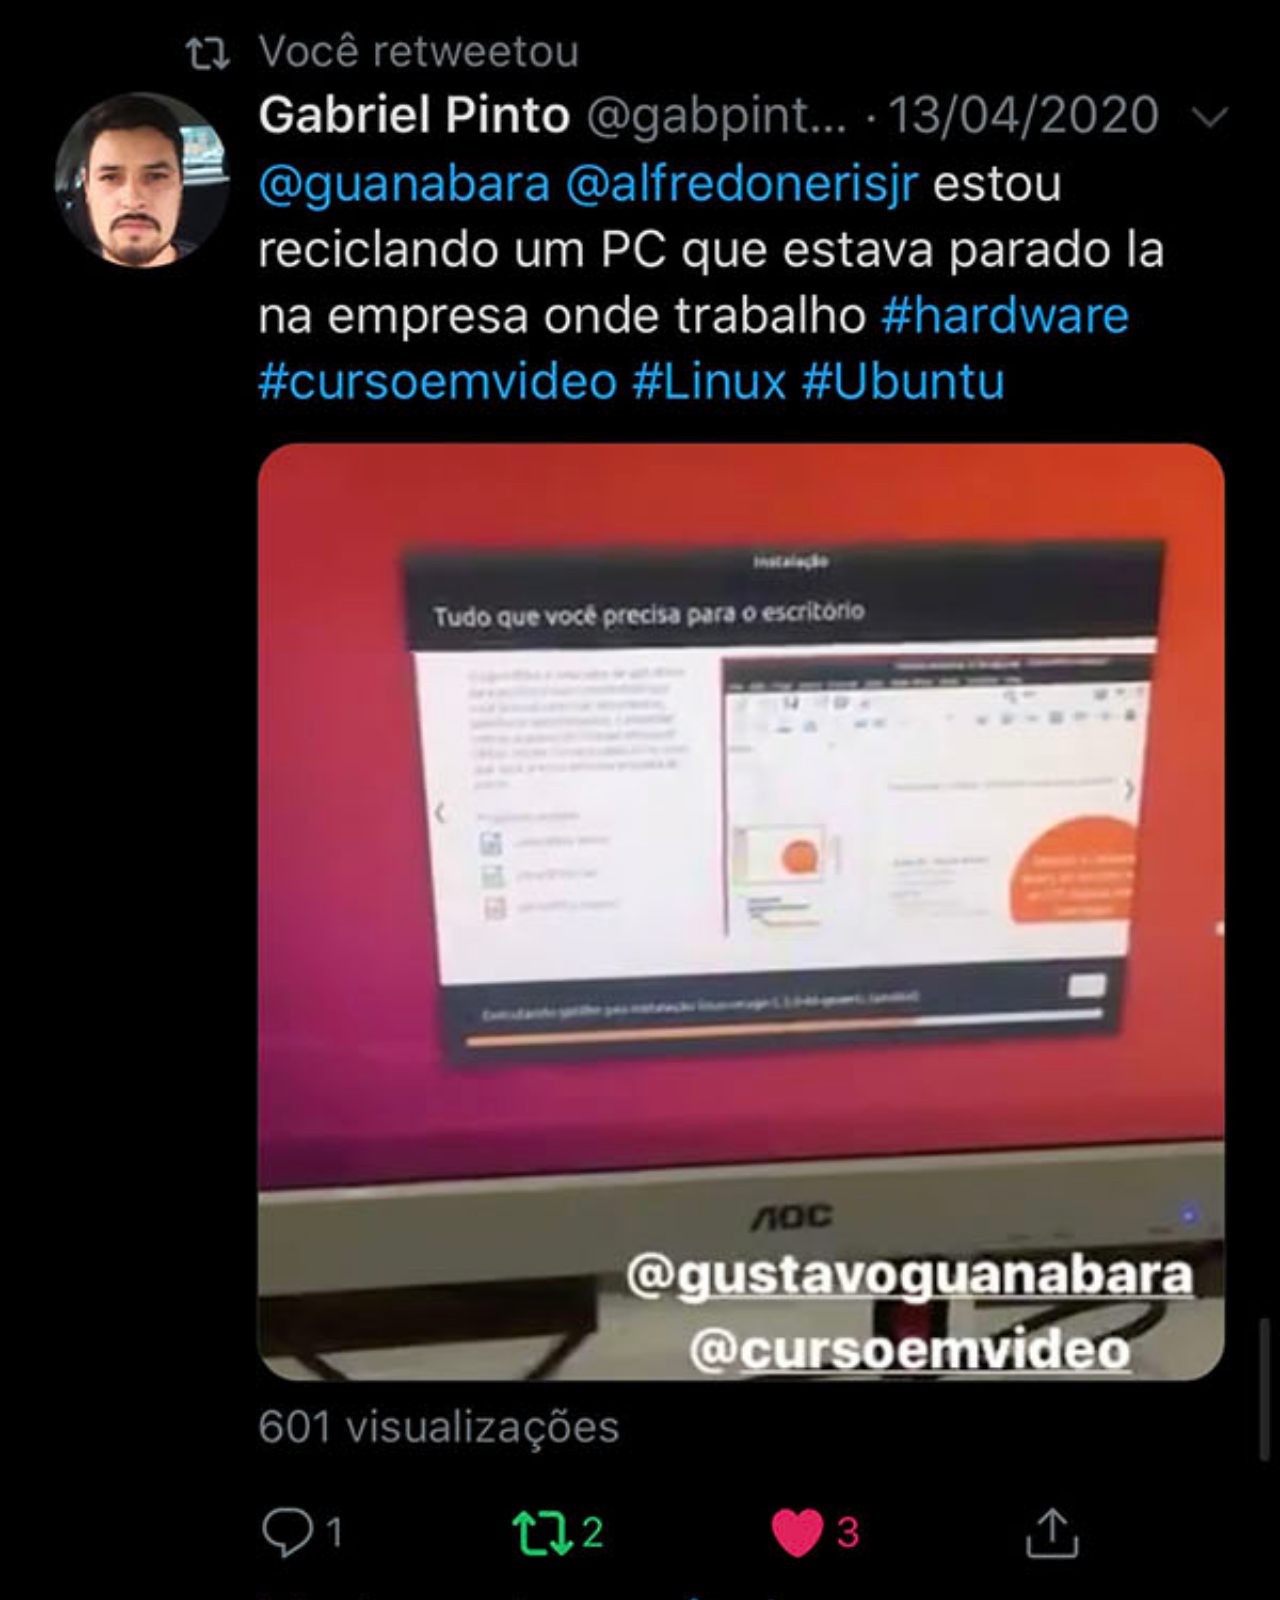
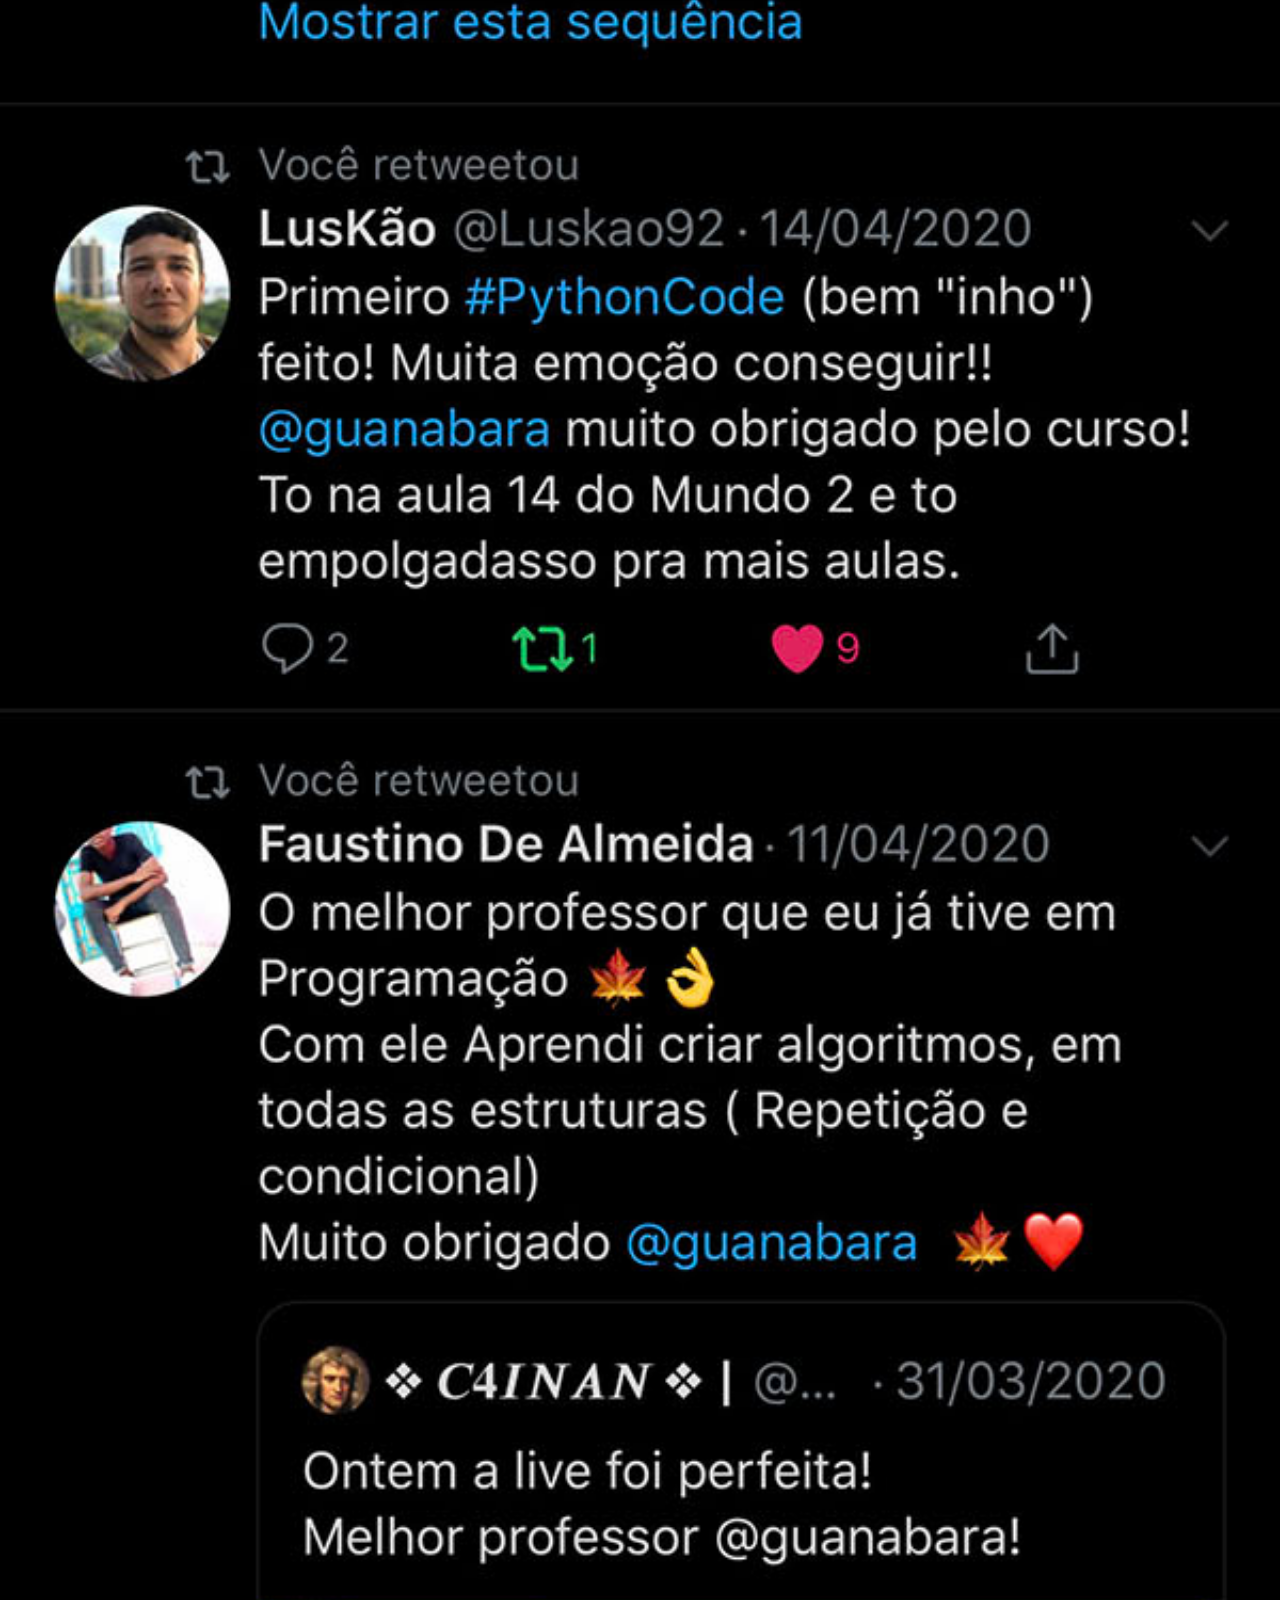
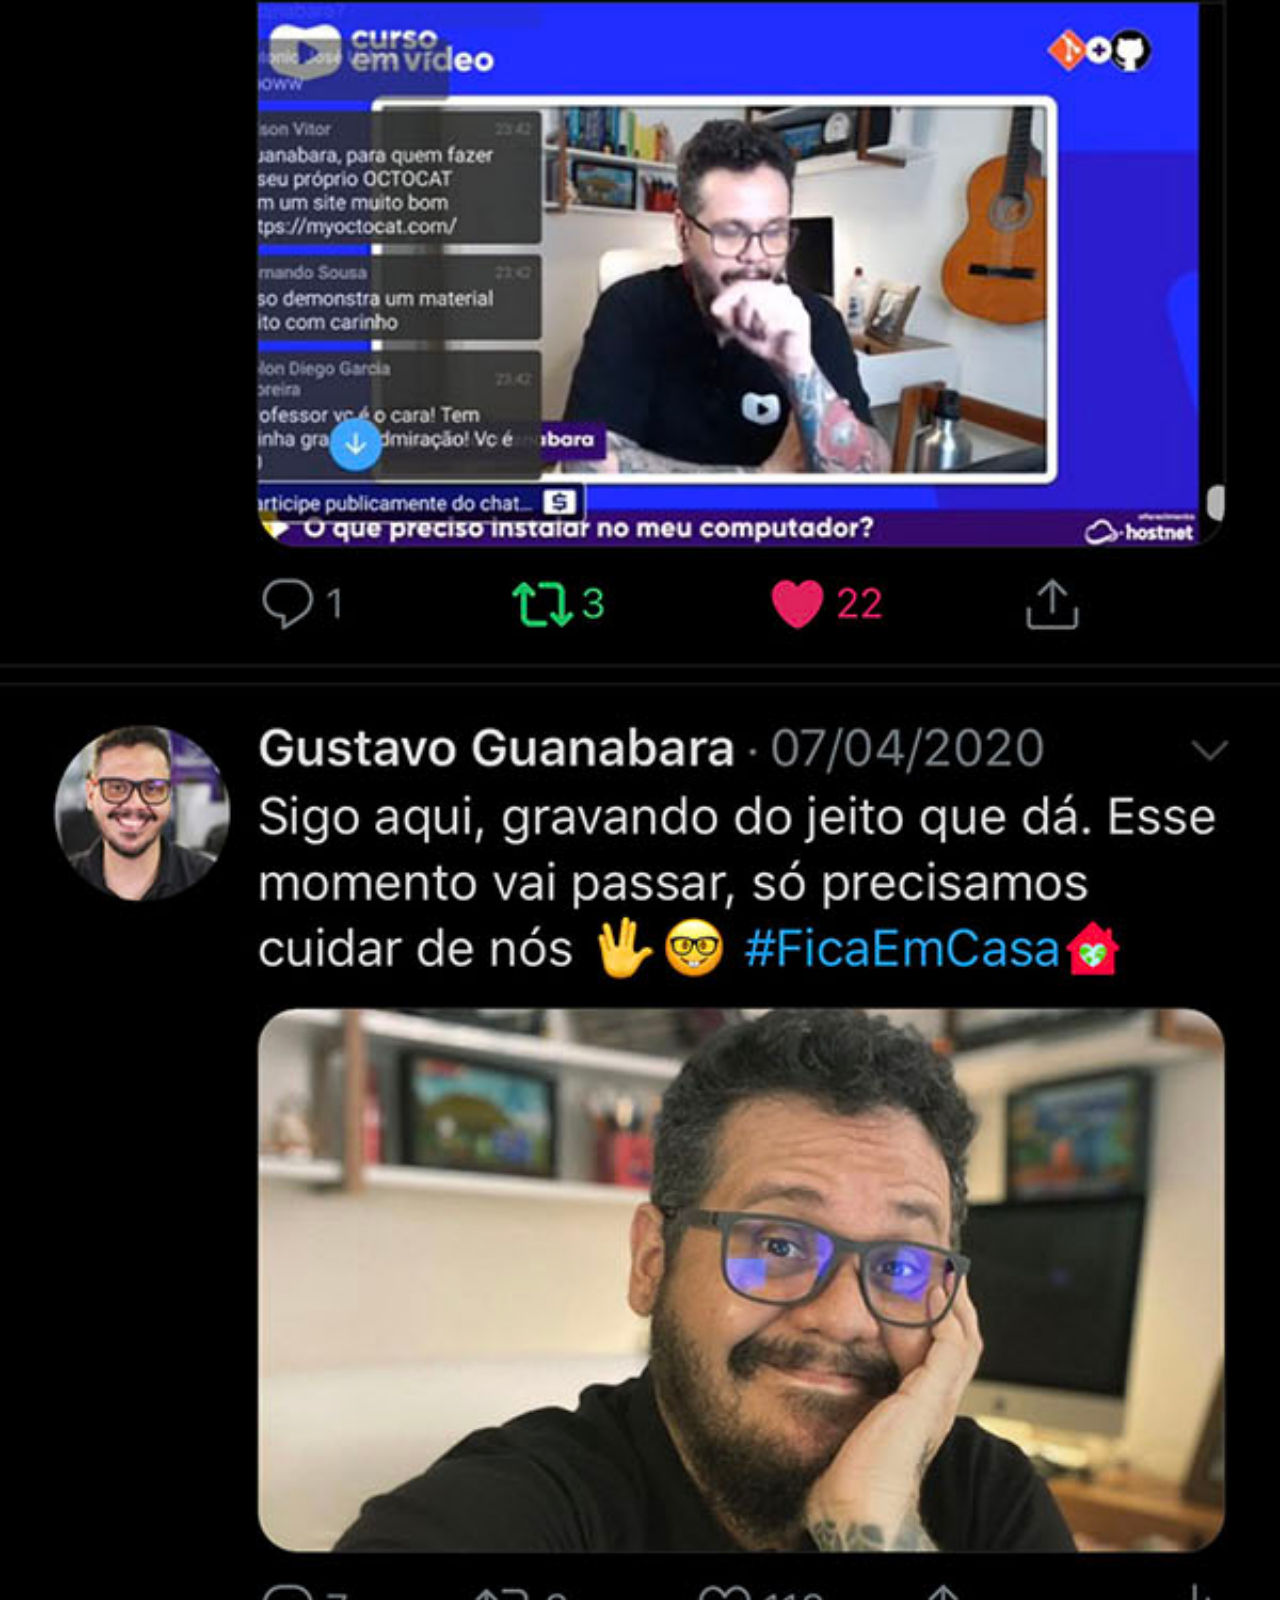
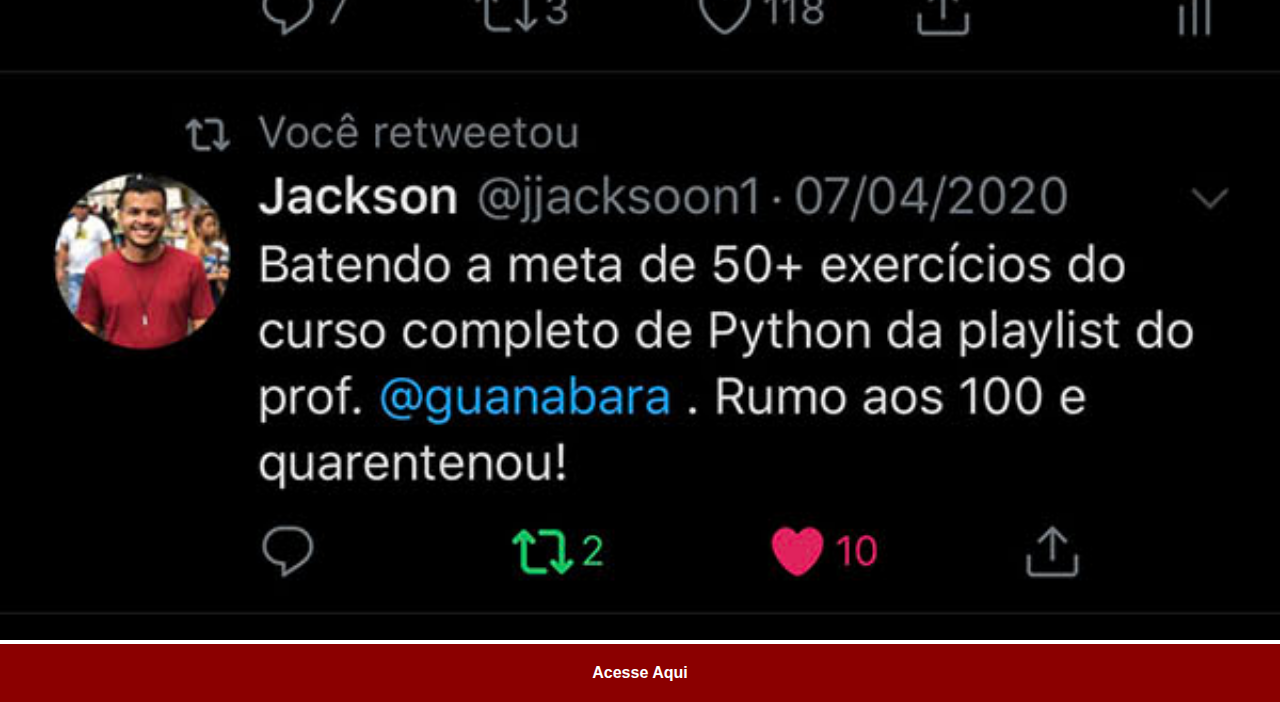
<file: twitter.html>
<!DOCTYPE html>
<html lang="pt-br">
<head>
    <meta charset="UTF-8">
    <meta name="viewport" content="width=device-width, initial-scale=1.0">
    <title>Twitter</title>
    <link rel="stylesheet" href="styles/social.css">
</head>
<body>
    <img src="imagens/tela-twitter.jpg" alt="tela-twitter"><a href="twitter.com">Acesse Aqui</a>
</body>
</html>
</file>
<file: styles/style.css>
@charset "UTF-8";

* {
    margin: 0;
    padding: 0;
    font-family: Arial, Helvetica, sans-serif;
}

html, body {
    height: 100vh;
    width: 100vw;
}

body {
    background: url(../imagens/fundo-madeira.jpg) no-repeat top center;
    background-size: cover;
    background-attachment: fixed;
}

main {
    height: 100vh;
    position: relative;
}

section#telefone {
    position: absolute;
    top: 50%;
    left: 50%;
    transform: translate(-50%, -50%);

    height: 627px;
    width: 311px;
    background: url(../imagens/frame-iphone.png) no-repeat;
}

iframe#tela-home {
    position: relative;
    top: 80px;
    left: 22px;
    width: 265px;
    height: 471px;
}

section#redes-sociais {
    text-align: right;
}

section#redes-sociais img {
    width: 50px;
    margin: 10px;
    border-radius: 50%;
    box-shadow: 2px 2px 5px rgba(0, 0, 0, 0.308);
    box-sizing: border-box;
}

section#redes-sociais img:hover {
    border: 2px solid rgba(255, 255, 255, 0.603);
    transform: translate(-2px, -2px);
    box-shadow: 5px 5px 10px rgba(0, 0, 0, 0.308);
    transition: transform 0.3s, border 0.7s;
}
</file>
<file: styles/social.css>
@charset "UTF-8";

* {
            margin: 0;
            padding: 0;
            font-family: Arial, Helvetica, sans-serif;
        }

        ::-webkit-scrollbar {
            width: 0px;
            height: 0px;
        }

        img {
            width: 100vw;
        }

        a {
            display: block;
            background-color: darkred;
            color: white;
            padding: 20px;
            text-align: center;
            font-weight: bold;
            text-decoration: none;
        }

        a:hover {
            background-color: red;
        }
</file>
